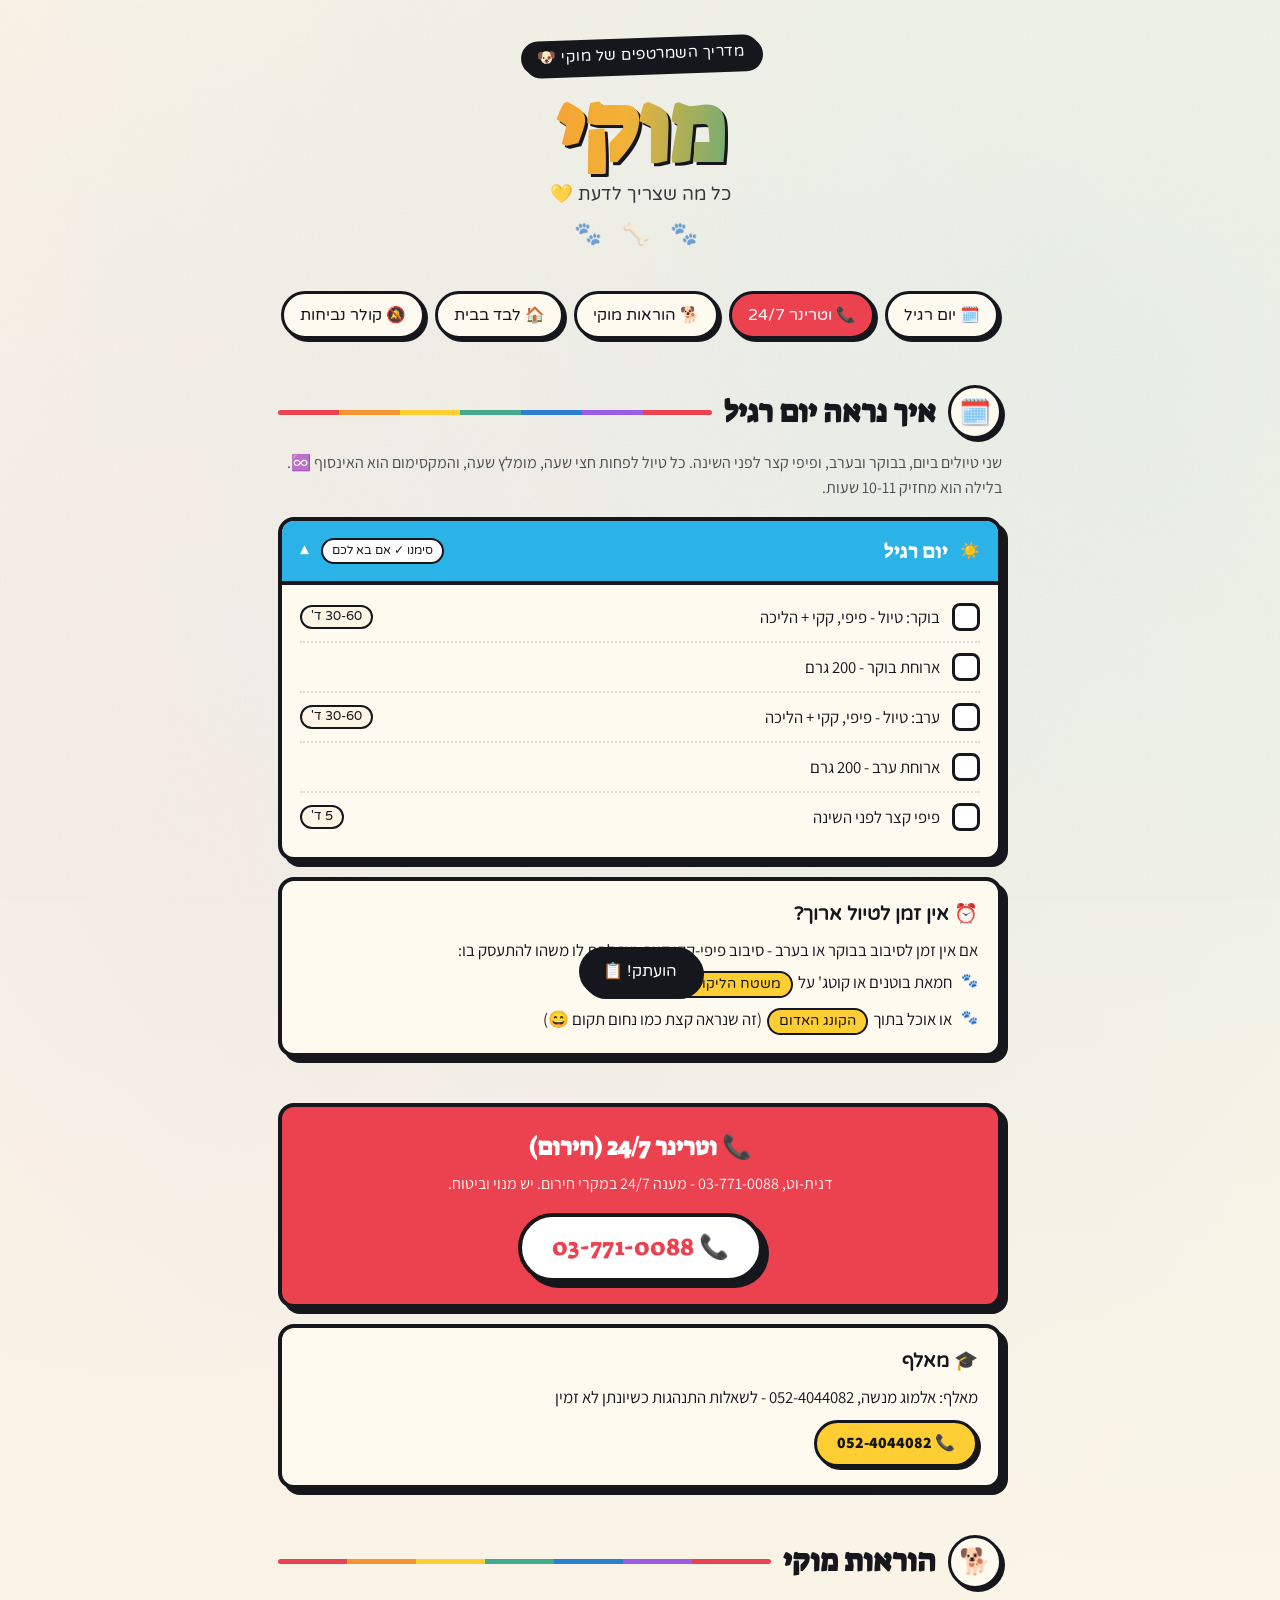
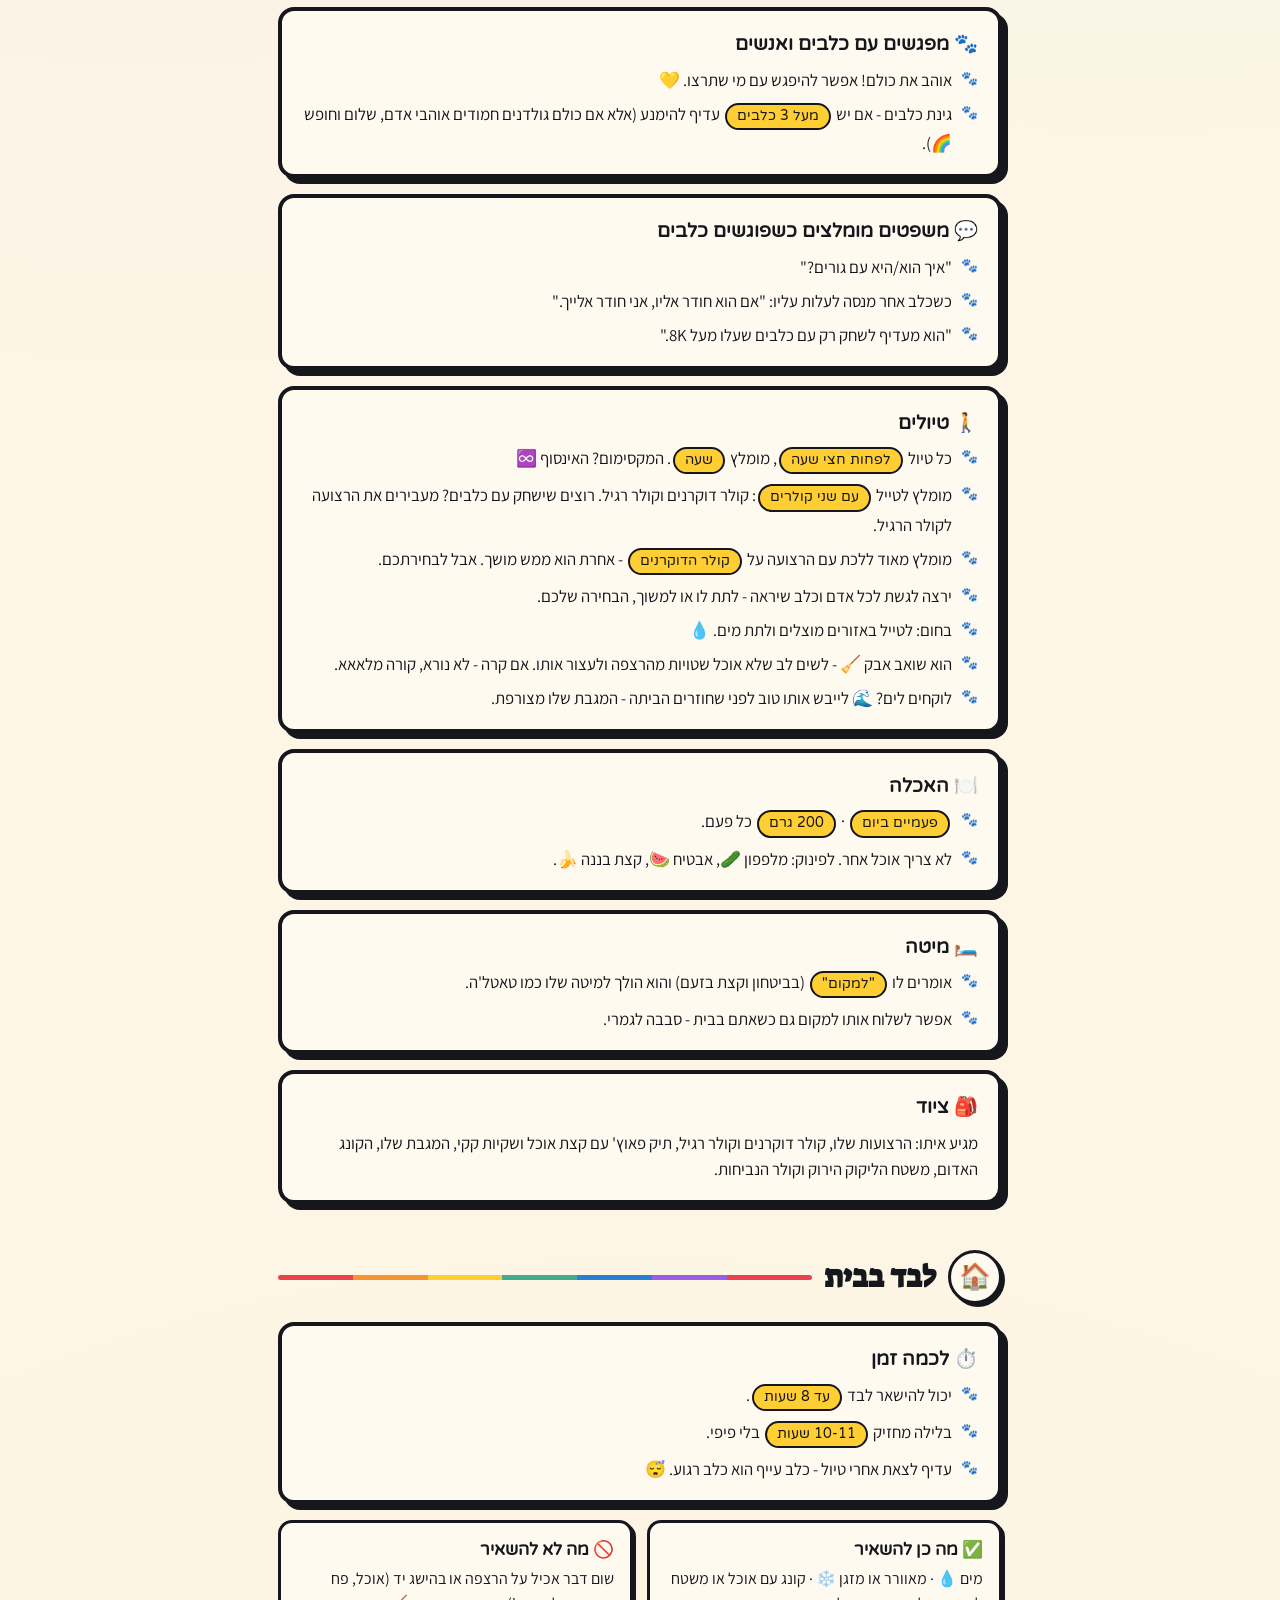
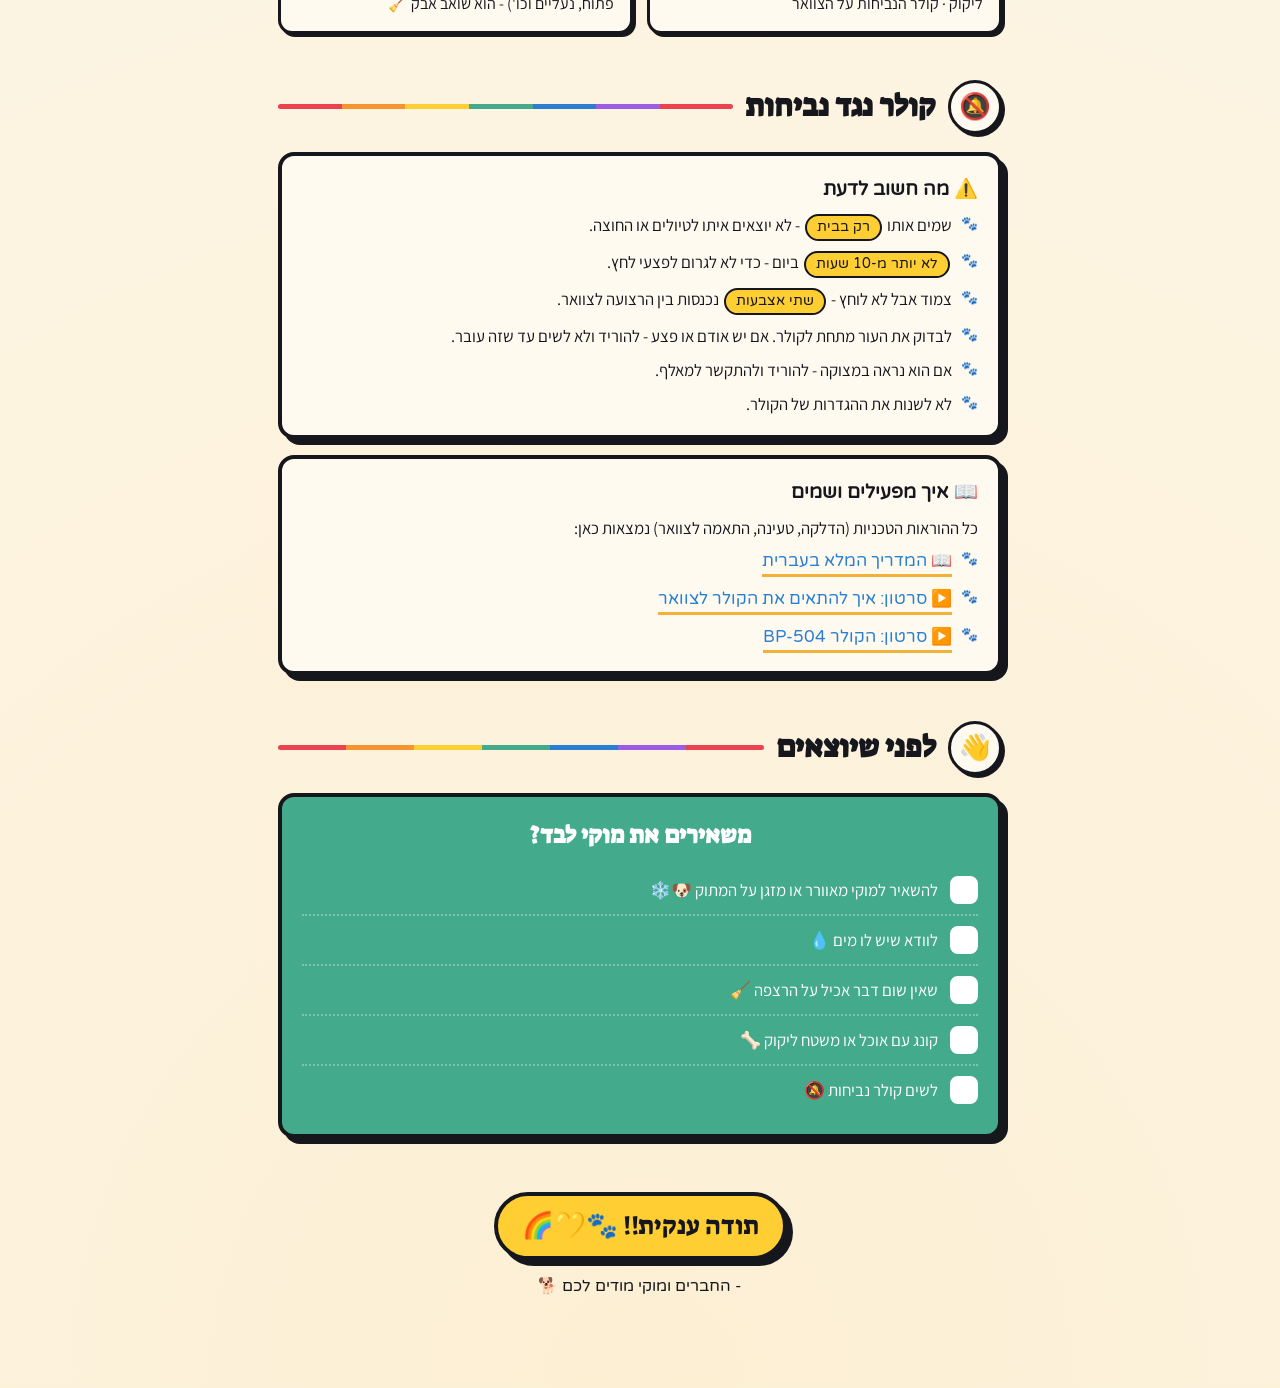
<file: index.html>
<!DOCTYPE html>
<html lang="he" dir="rtl">
<head>
<meta charset="UTF-8">
<meta name="robots" content="noindex, nofollow">
<meta http-equiv="refresh" content="0; url=mookie/">
<link rel="canonical" href="mookie/">
<title>מעבר…</title>
<script>location.replace('mookie/'+location.hash)</script>
</head>
<body><a href="mookie/">להמשך</a></body>
</html>
</file>
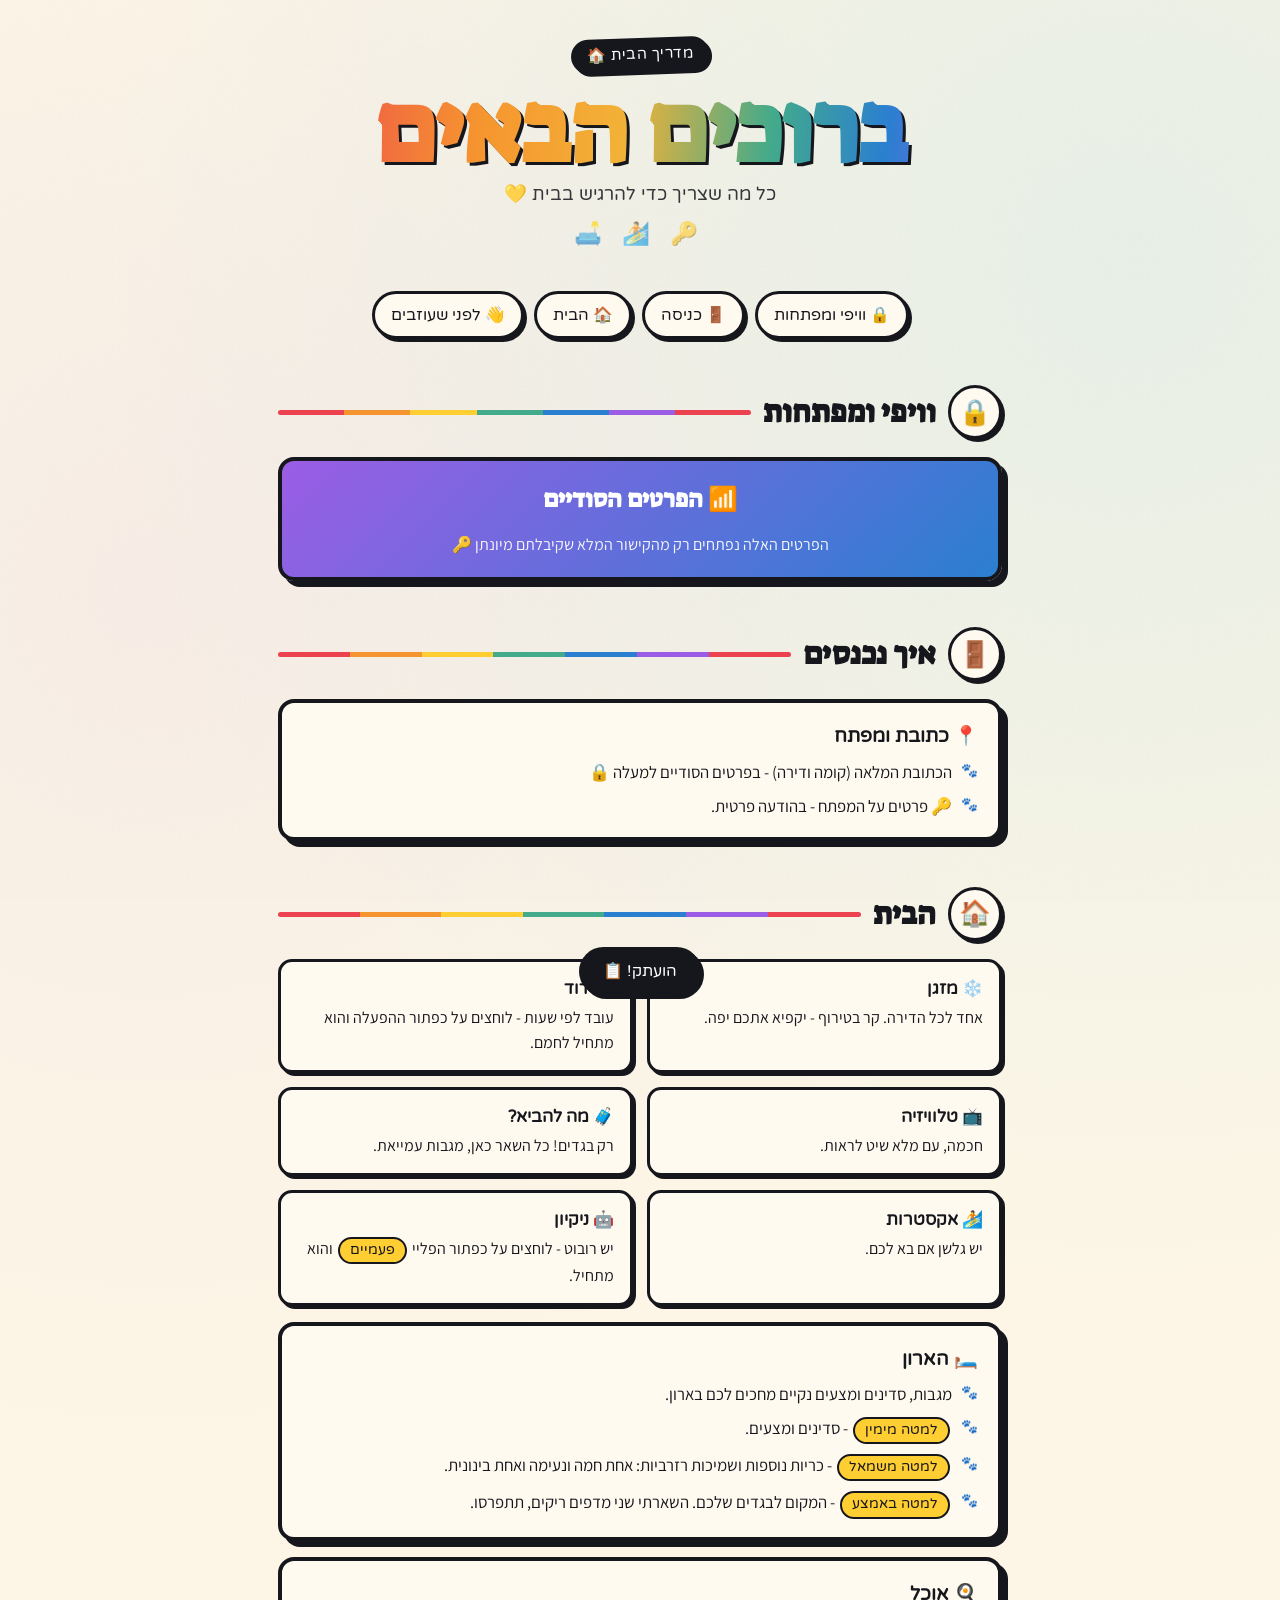
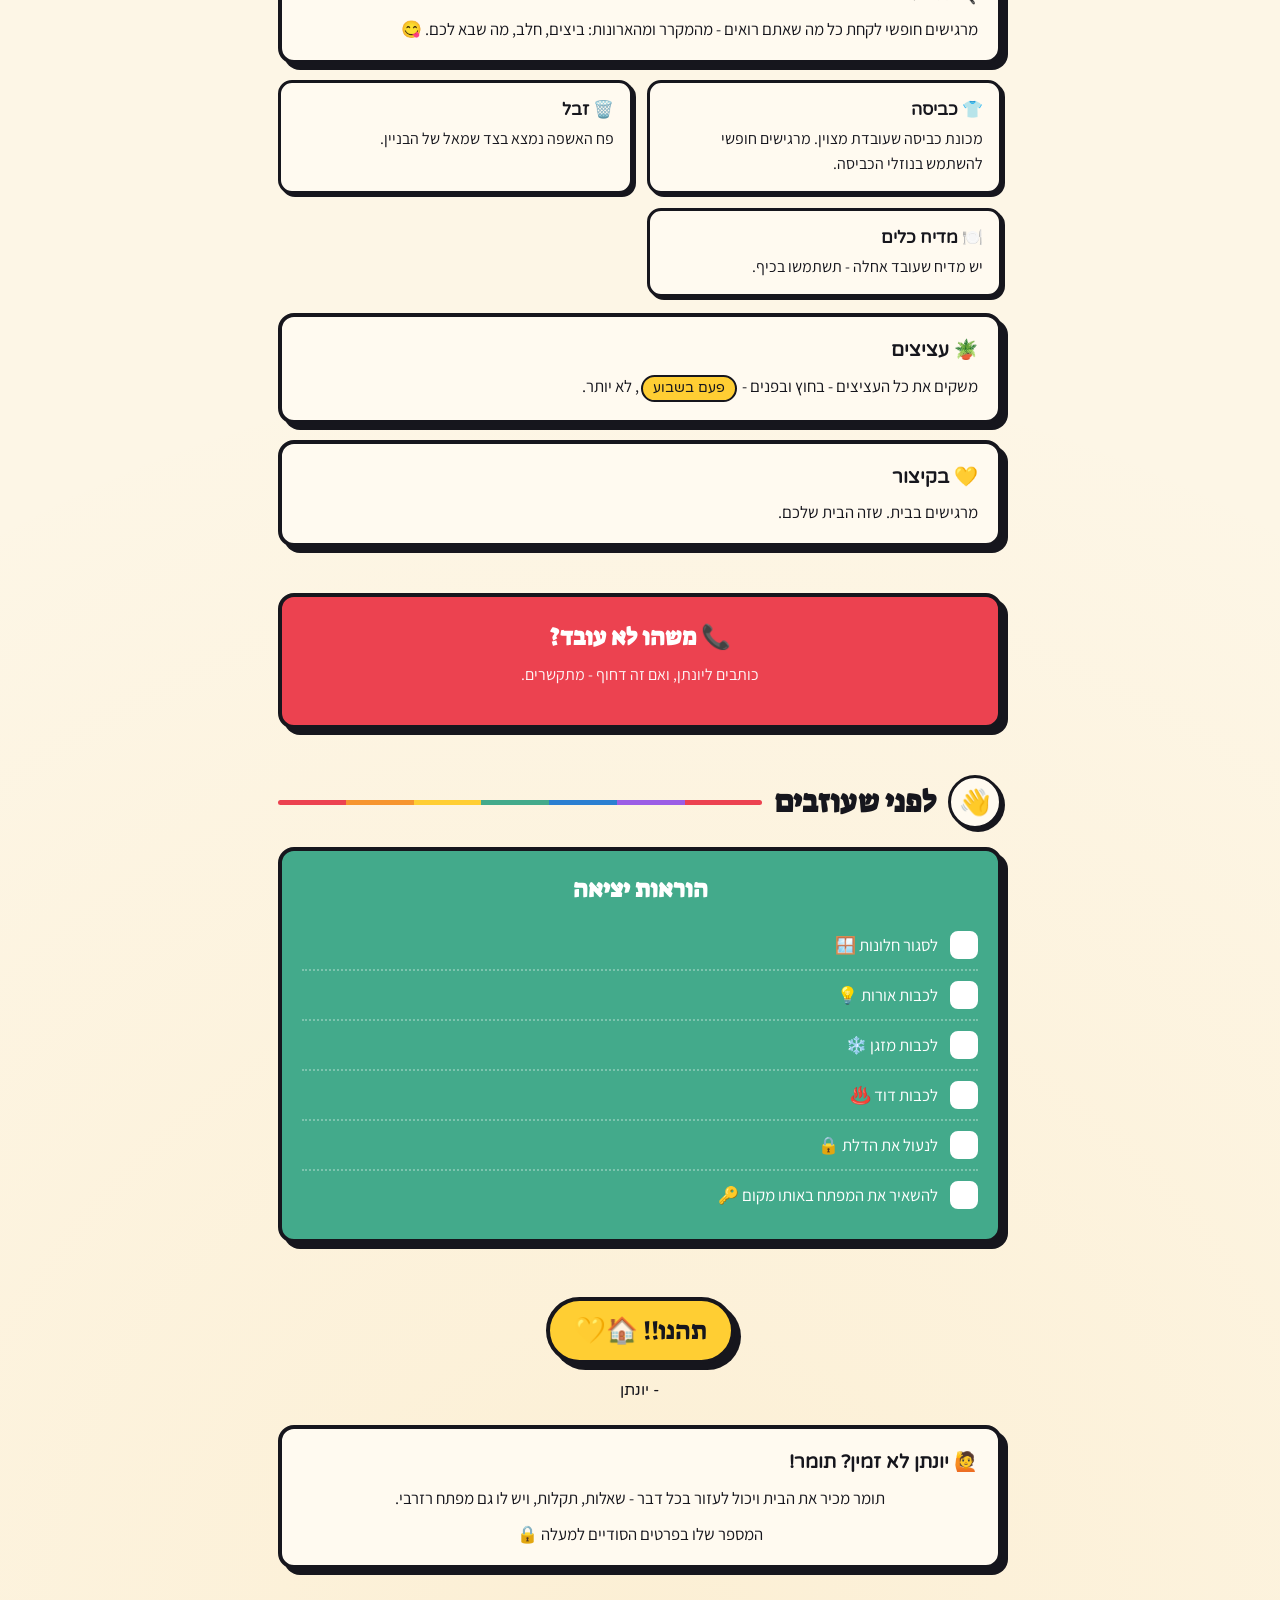
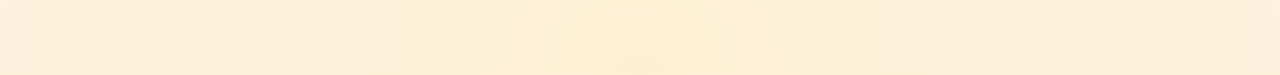
<file: home/index.html>
<!DOCTYPE html>
<html lang="he" dir="rtl">
<head>
<meta charset="UTF-8">
<!-- ============================================================
  Guest name (optional): set content="" below, e.g. "דנה". Empty = generic greeting.
  Secrets (Wi-Fi, codes, keys photo) are NOT in this file: they live encrypted in
  secrets.enc and open only with the #k=... link. See scripts/encrypt-secrets.py.
============================================================ -->
<meta name="guest-names" content="">
<meta name="viewport" content="width=device-width, initial-scale=1.0">
<meta name="robots" content="noindex, nofollow">
<title>ברוכים הבאים 🏠 מדריך הבית</title>
<link rel="preconnect" href="https://fonts.googleapis.com">
<link rel="preconnect" href="https://fonts.gstatic.com" crossorigin>
<link href="https://fonts.googleapis.com/css2?family=Suez+One&family=Varela+Round&family=Assistant:wght@400;500;600;700;800&display=swap" rel="stylesheet">
<link rel="stylesheet" href="../shared/guide.css">
</head>
<body>
<div class="wrap">

  <!-- HERO -->
  <header class="hero">
    <span class="hero-eyebrow">מדריך הבית 🏠</span>
    <h1>ברוכים הבאים</h1>
    <p class="sub" id="greeting">כל מה שצריך כדי להרגיש בבית 💛</p>
    <div class="paw-row">🔑 🏄 🛋️</div>
  </header>

  <!-- QUICK BAR -->
  <nav class="quickbar reveal">
    <a href="#secrets">🔒 וויפי ומפתחות</a>
    <a href="#in">🚪 כניסה</a>
    <a href="#house">🏠 הבית</a>
    <a href="#exit">👋 לפני שעוזבים</a>
  </nav>

  <!-- SECRETS (filled by shared/secrets.js from secrets.enc) -->
  <section id="secrets-sec">
    <h2 class="sec-title reveal"><span class="emoji">🔒</span> וויפי ומפתחות <span class="bar"></span></h2>
    <div class="wifi reveal" id="secrets">
      <h3>📶 הפרטים הסודיים</h3>
      <div class="locked"><p>הפרטים האלה נפתחים רק מהקישור המלא שקיבלתם מיונתן 🔑</p></div>
      <div class="secret-items"></div>
      <div class="secret-images"></div>
    </div>
  </section>

  <!-- GETTING IN -->
  <section id="in">
    <h2 class="sec-title reveal"><span class="emoji">🚪</span> איך נכנסים <span class="bar"></span></h2>
    <div class="card reveal">
      <h3>📍 כתובת ומפתח</h3>
      <ul>
        <li>הכתובת המלאה (קומה ודירה) - בפרטים הסודיים למעלה 🔒</li>
        <li>🔑 פרטים על המפתח - בהודעה פרטית.</li>
      </ul>
    </div>
  </section>

  <!-- THE HOUSE -->
  <section id="house">
    <h2 class="sec-title reveal"><span class="emoji">🏠</span> הבית <span class="bar"></span></h2>
    <div class="twocol">
      <div class="mini reveal"><h4>❄️ מזגן</h4><p>אחד לכל הדירה. קר בטירוף - יקפיא אתכם יפה.</p></div>
      <div class="mini reveal"><h4>♨️ דוד</h4><p>עובד לפי שעות - לוחצים על כפתור ההפעלה והוא מתחיל לחמם.</p></div>
      <div class="mini reveal"><h4>📺 טלוויזיה</h4><p>חכמה, עם מלא שיט לראות.</p></div>
      <div class="mini reveal"><h4>🧳 מה להביא?</h4><p>רק בגדים! כל השאר כאן, מגבות עמייאת.</p></div>
      <div class="mini reveal"><h4>🏄 אקסטרות</h4><p>יש גלשן אם בא לכם.</p></div>
      <div class="mini reveal"><h4>🤖 ניקיון</h4><p>יש רובוט - לוחצים על כפתור הפליי <span class="pill">פעמיים</span> והוא מתחיל.</p></div>
    </div>
    <div class="card reveal" style="margin-top:16px">
      <h3>🛏️ הארון</h3>
      <ul>
        <li>מגבות, סדינים ומצעים נקיים מחכים לכם בארון.</li>
        <li><span class="pill">למטה מימין</span> - סדינים ומצעים.</li>
        <li><span class="pill">למטה משמאל</span> - כריות נוספות ושמיכות רזרביות: אחת חמה ונעימה ואחת בינונית.</li>
        <li><span class="pill">למטה באמצע</span> - המקום לבגדים שלכם. השארתי שני מדפים ריקים, תתפרסו.</li>
      </ul>
    </div>

    <div class="card reveal">
      <h3>🍳 אוכל</h3>
      <p>מרגישים חופשי לקחת כל מה שאתם רואים - מהמקרר ומהארונות: ביצים, חלב, מה שבא לכם. 😋</p>
    </div>

    <div class="twocol">
      <div class="mini reveal"><h4>👕 כביסה</h4><p>מכונת כביסה שעובדת מצוין. מרגישים חופשי להשתמש בנוזלי הכביסה.</p></div>
      <div class="mini reveal"><h4>🗑️ זבל</h4><p>פח האשפה נמצא בצד שמאל של הבניין.</p></div>
      <div class="mini reveal"><h4>🍽️ מדיח כלים</h4><p>יש מדיח שעובד אחלה - תשתמשו בכיף.</p></div>
    </div>

    <div class="card reveal" style="margin-top:16px">
      <h3>🪴 עציצים</h3>
      <p>משקים את כל העציצים - בחוץ ובפנים - <span class="pill">פעם בשבוע</span>, לא יותר.</p>
    </div>
    <div class="card reveal">
      <h3>💛 בקיצור</h3>
      <p>מרגישים בבית. שזה הבית שלכם.</p>
    </div>
  </section>

  <!-- EMERGENCY -->
  <section id="help">
    <div class="vet reveal">
      <h3>📞 משהו לא עובד?</h3>
      <p>כותבים ליונתן, ואם זה דחוף - מתקשרים.</p>
    </div>
  </section>

  <!-- EXIT -->
  <section id="exit">
    <h2 class="sec-title reveal"><span class="emoji">👋</span> לפני שעוזבים <span class="bar"></span></h2>
    <div class="exit reveal">
      <h3>הוראות יציאה</h3>
      <ul style="list-style:none">
        <li class="task"><input type="checkbox" id="ex1"><label for="ex1">לסגור חלונות 🪟</label></li>
        <li class="task"><input type="checkbox" id="ex2"><label for="ex2">לכבות אורות 💡</label></li>
        <li class="task"><input type="checkbox" id="ex5"><label for="ex5">לכבות מזגן ❄️</label></li>
        <li class="task"><input type="checkbox" id="ex6"><label for="ex6">לכבות דוד ♨️</label></li>
        <li class="task"><input type="checkbox" id="ex3"><label for="ex3">לנעול את הדלת 🔒</label></li>
        <li class="task"><input type="checkbox" id="ex4"><label for="ex4">להשאיר את המפתח באותו מקום 🔑</label></li>
      </ul>
    </div>
  </section>

  <footer>
    <div class="thanks reveal">תהנו!! 🏠💛</div>
    <p class="sig reveal">- יונתן</p>
    <div class="card reveal contact-card">
      <h3>🙋 יונתן לא זמין? תומר!</h3>
      <p>תומר מכיר את הבית ויכול לעזור בכל דבר - שאלות, תקלות, ויש לו גם מפתח רזרבי.</p>
      <div id="contact" data-for="תומר"><p class="contact-locked">המספר שלו בפרטים הסודיים למעלה 🔒</p></div>
    </div>
  </footer>

</div>

<div id="toast">הועתק! 📋</div>

<script src="../shared/secrets.js"></script>
<script>
  const gn=(document.querySelector('meta[name=guest-names]')||{}).content||'';
  if(gn.trim()) document.getElementById('greeting').textContent='היי '+gn.trim()+'! כל מה שצריך כדי להרגיש בבית 💛';

  document.querySelectorAll('input[type=checkbox]').forEach(cb=>{
    const k='home_'+cb.id;
    try{ if(localStorage.getItem(k)==='1') cb.checked=true; }catch(e){}
    cb.addEventListener('change',()=>{ try{ localStorage.setItem(k, cb.checked?'1':'0'); }catch(e){} });
  });

  const io=new IntersectionObserver(es=>{
    es.forEach(e=>{if(e.isIntersecting){e.target.classList.add('in');io.unobserve(e.target);}});
  },{threshold:.12});
  document.querySelectorAll('.reveal').forEach((el,i)=>{el.style.transitionDelay=(i%4*60)+'ms';io.observe(el);});
</script>
</body>
</html>
</file>
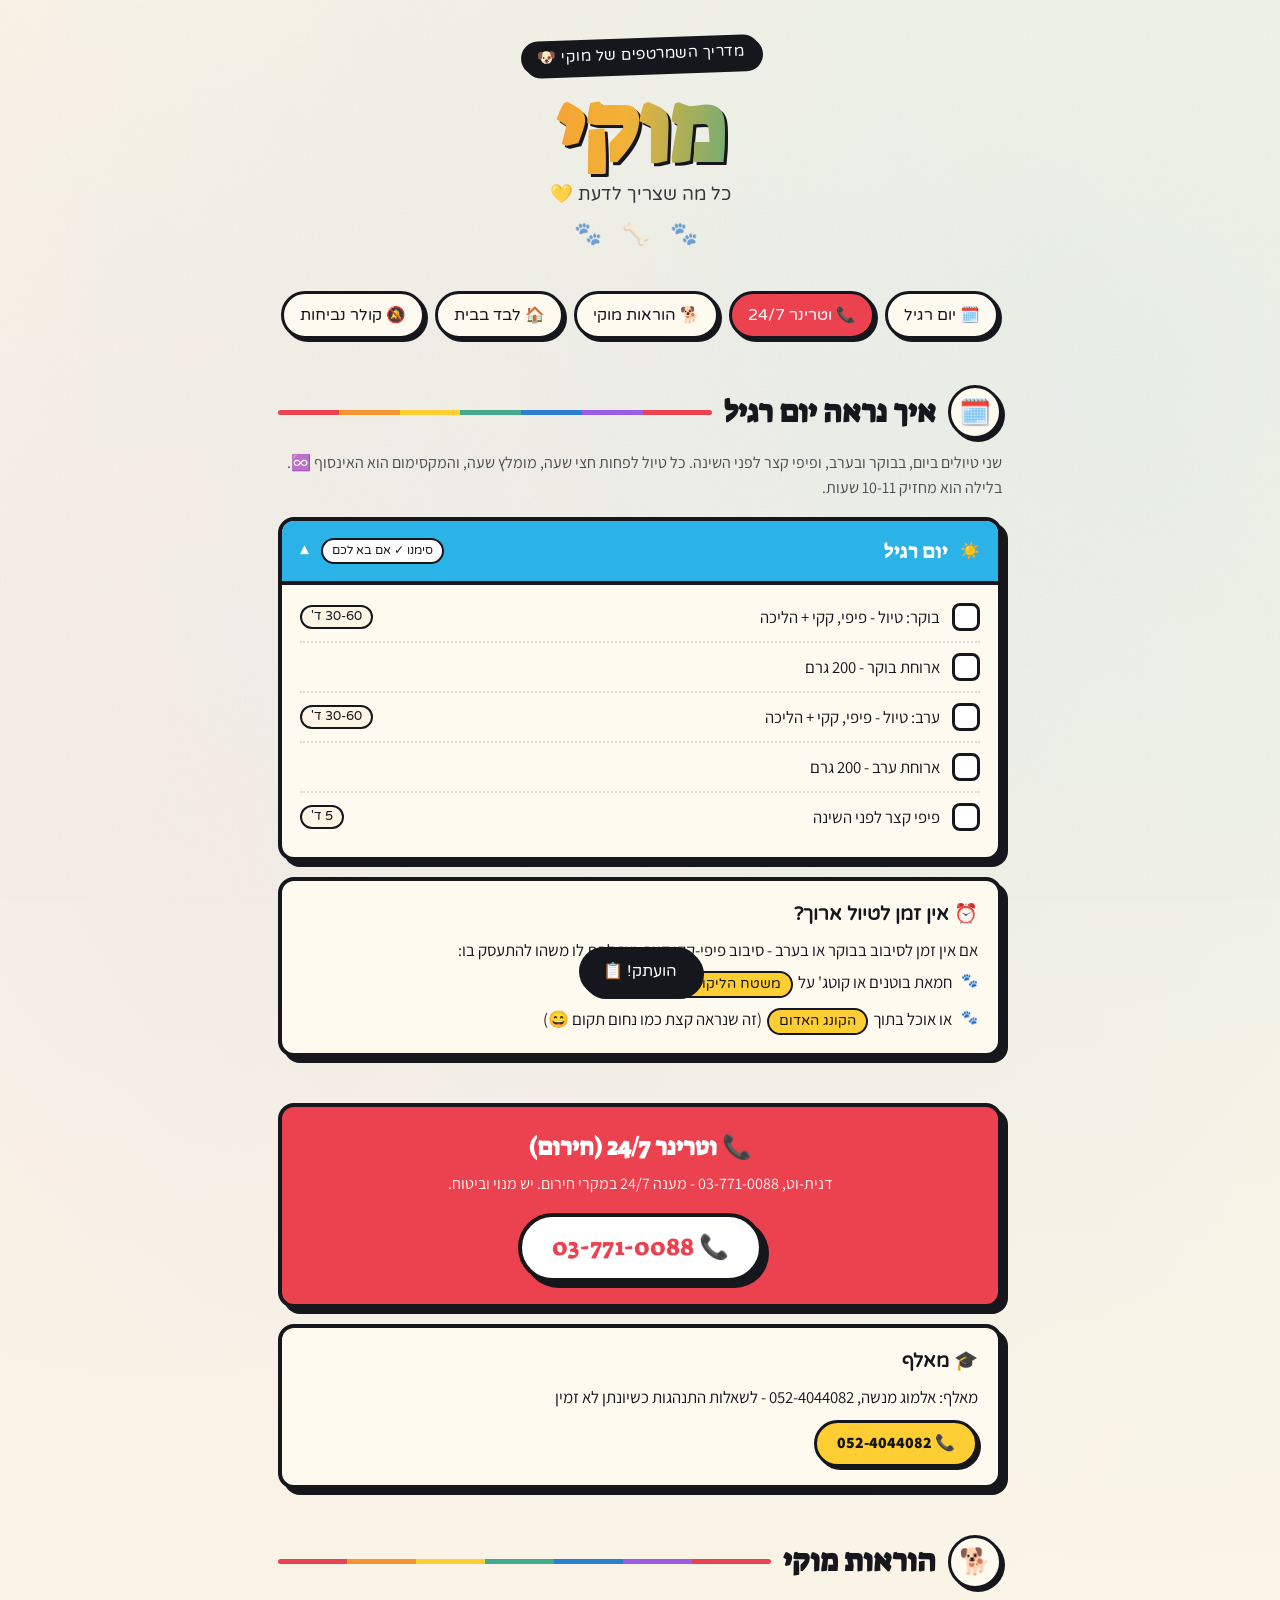
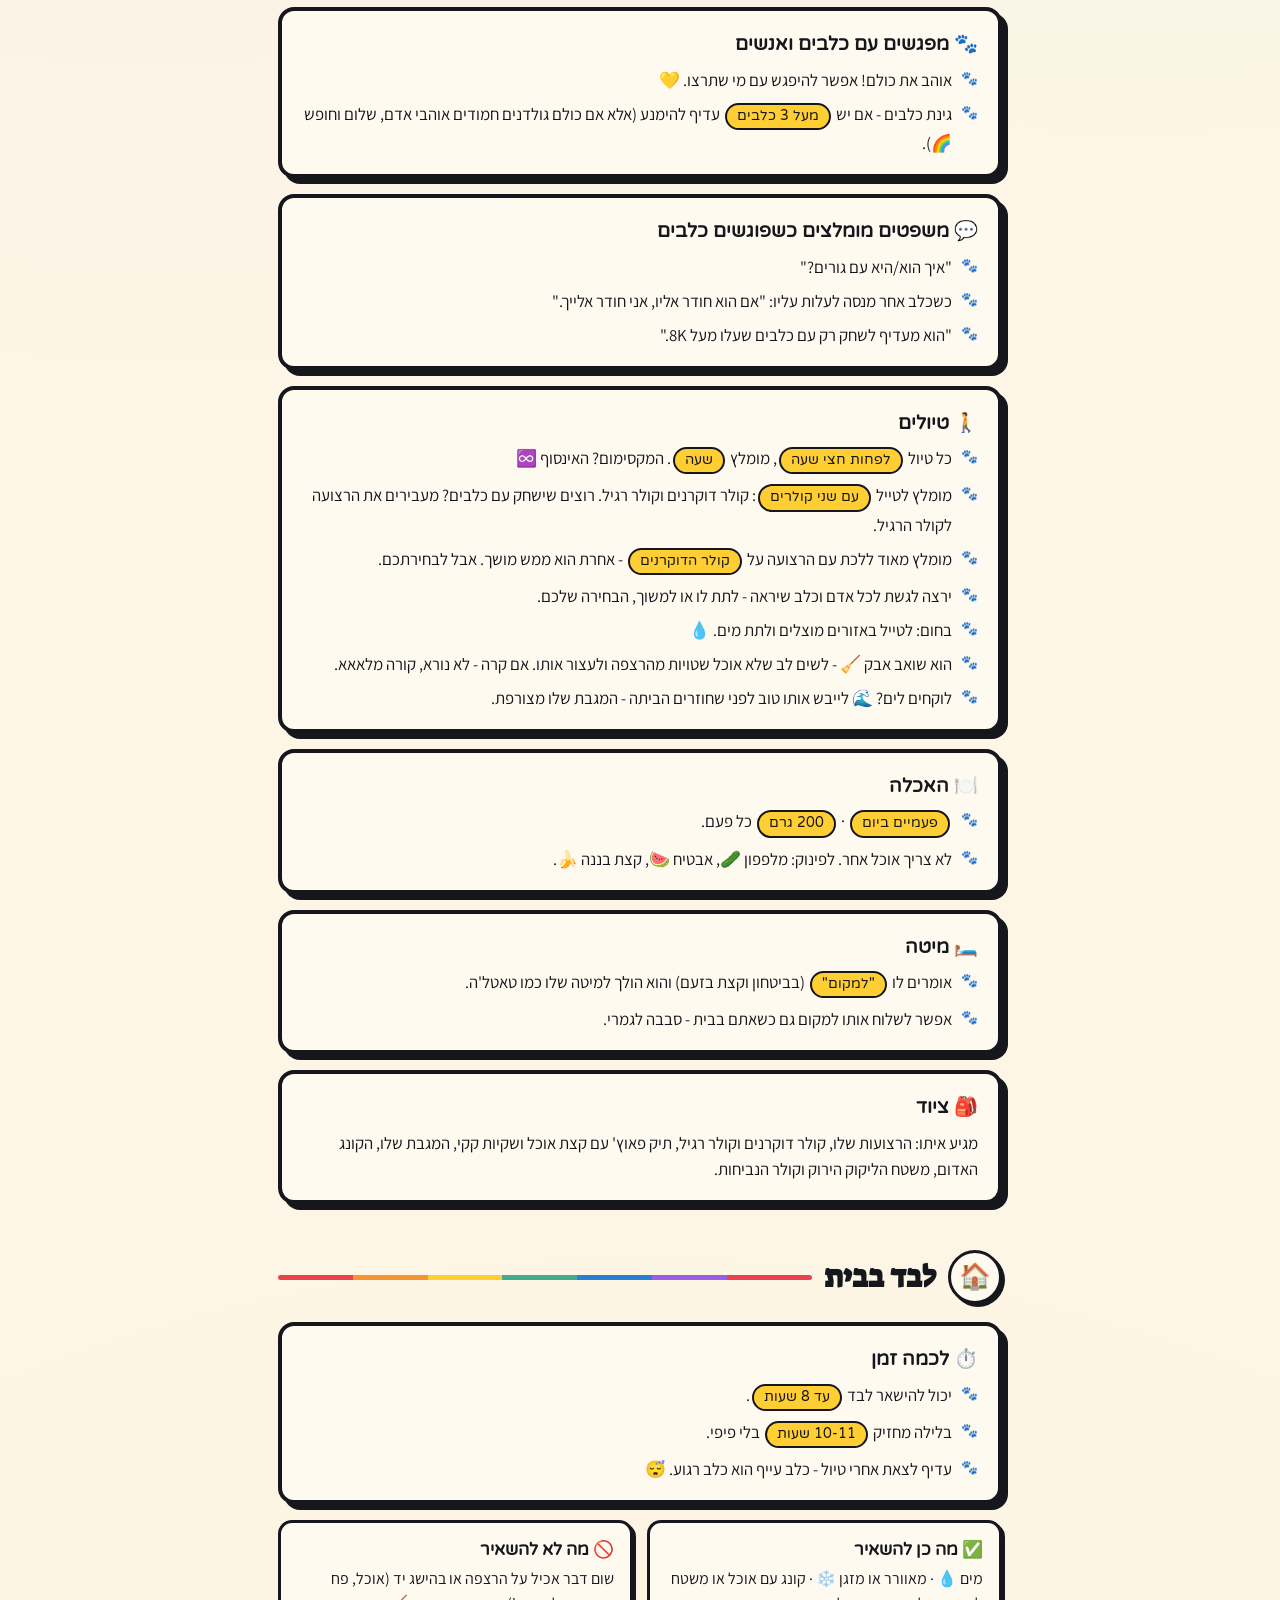
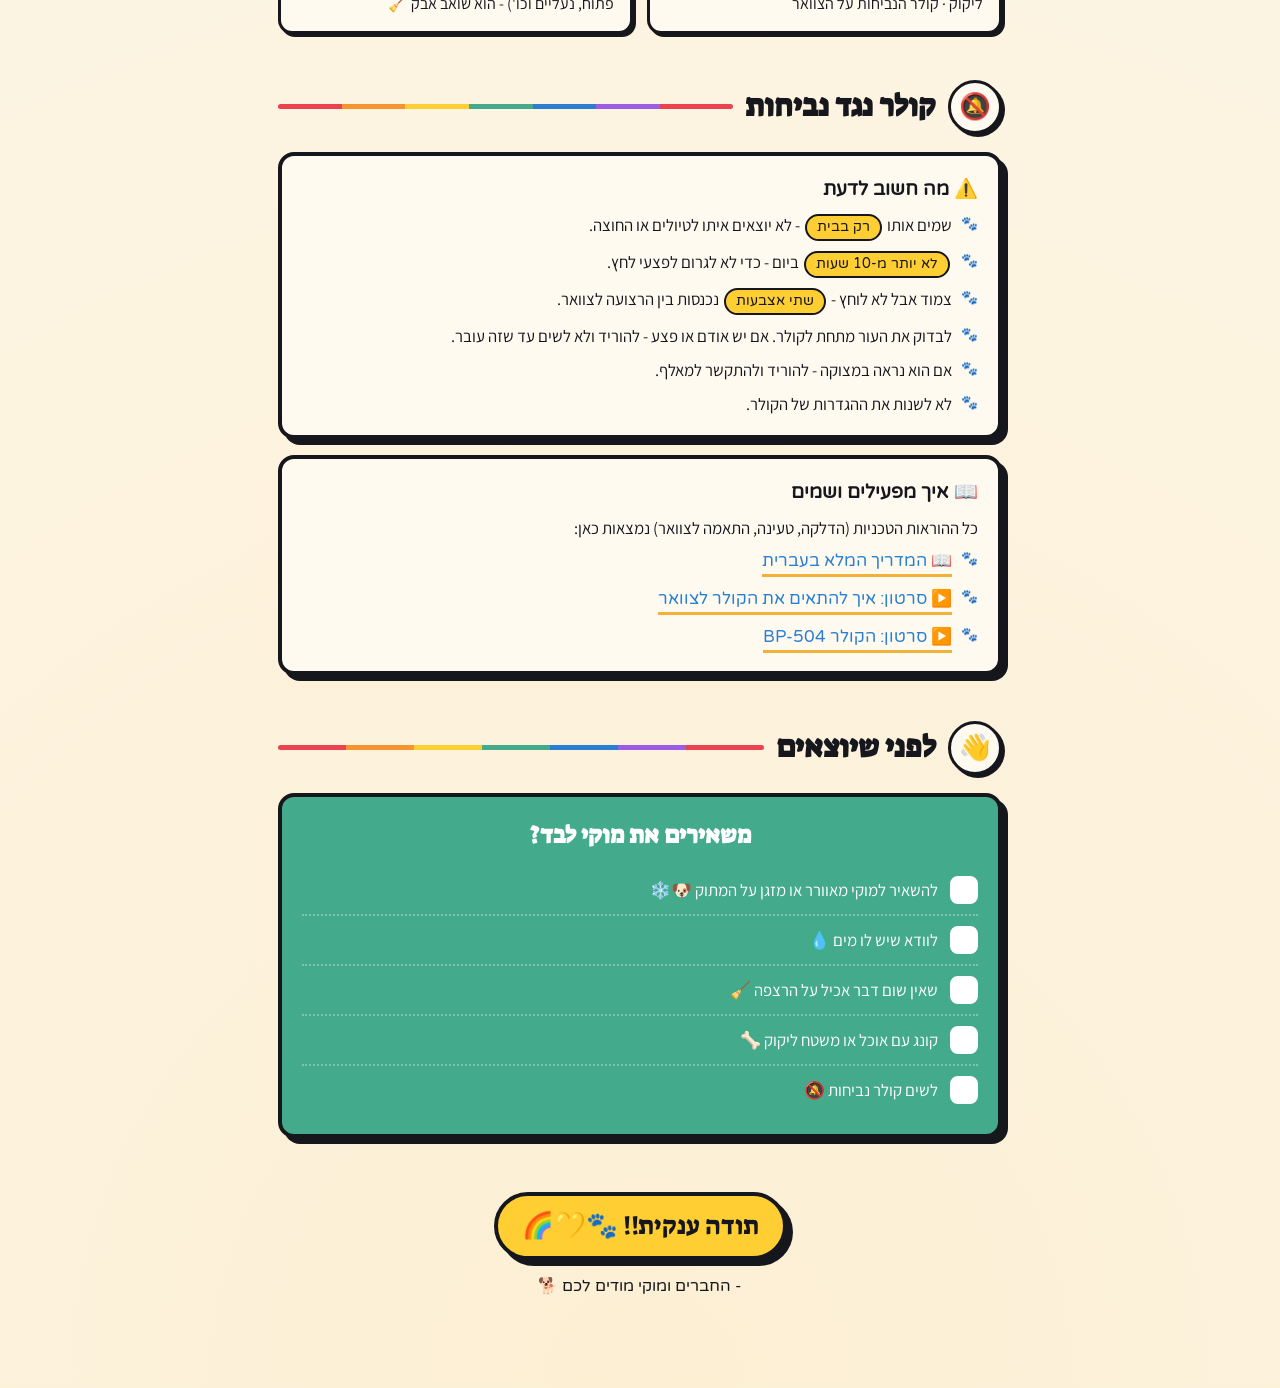
<file: mookie/index.html>
<!DOCTYPE html>
<html lang="he" dir="rtl">
<head>
<meta charset="UTF-8">
<!-- ============================================================
  שדה לעריכה - שם השמרטפים (שינוי ערך אחד בלבד, per sitter):
  שנו את ה-content בשורה למטה, למשל "ליאור" או "נועה ויובל".
  השאירו ריק כדי להציג ברכה כללית.
  EDIT ONE VALUE PER SITTER: change content="" below. Empty = generic greeting.
============================================================ -->
<meta name="sitter-names" content="">
<!-- Optional thank-you poster for this sitter, e.g. "assets/lior-poster.jpg". Empty = no poster. -->
<meta name="sitter-poster" content="">
<meta name="viewport" content="width=device-width, initial-scale=1.0">
<meta name="robots" content="noindex, nofollow">
<title>מוקי 🐾 מדריך השמרטפים</title>
<link rel="preconnect" href="https://fonts.googleapis.com">
<link rel="preconnect" href="https://fonts.gstatic.com" crossorigin>
<link href="https://fonts.googleapis.com/css2?family=Suez+One&family=Varela+Round&family=Assistant:wght@400;500;600;700;800&display=swap" rel="stylesheet">
<link rel="stylesheet" href="../shared/guide.css">
</head>
<body>
<div class="wrap">

  <!-- HERO -->
  <header class="hero">
    <span class="hero-eyebrow">מדריך השמרטפים של מוקי 🐶</span>
    <h1>מוקי</h1>
    <p class="sub" id="greeting">כל מה שצריך לדעת 💛</p>
    <div class="paw-row">🐾 🦴 🐾</div>
    <div class="card-frame" id="poster" hidden>
      <span class="tape"></span>
      <img alt="">
      <span class="tape two"></span>
    </div>
  </header>

  <!-- QUICK BAR -->
  <nav class="quickbar reveal">
    <a href="#luz">🗓️ יום רגיל</a>
    <a href="tel:037710088" class="call">📞 וטרינר 24/7</a>
    <a href="#mookie">🐕 הוראות מוקי</a>
    <a href="#alone">🏠 לבד בבית</a>
    <a href="#collar">🔕 קולר נביחות</a>
  </nav>

  <!-- NORMAL DAY -->
  <section id="luz">
    <h2 class="sec-title reveal"><span class="emoji">🗓️</span> איך נראה יום רגיל <span class="bar"></span></h2>
    <p class="reveal" style="margin:-6px 0 16px;opacity:.75">שני טיולים ביום, בבוקר ובערב, ופיפי קצר לפני השינה. כל טיול לפחות חצי שעה, מומלץ שעה, והמקסימום הוא האינסוף ♾️. בלילה הוא מחזיק 10-11 שעות.</p>

    <div class="day open reveal">
      <div class="day-head"><span>☀️</span><span class="dn">יום רגיל</span><span class="badge">סימנו ✓ אם בא לכם</span><span class="chev">▾</span></div>
      <div class="day-body"><ul>
        <li class="task"><input type="checkbox" id="d1"><label for="d1">בוקר: טיול - פיפי, קקי + הליכה</label><span class="time">30-60 ד'</span></li>
        <li class="task"><input type="checkbox" id="d2"><label for="d2">ארוחת בוקר - 200 גרם</label></li>
        <li class="task"><input type="checkbox" id="d3"><label for="d3">ערב: טיול - פיפי, קקי + הליכה</label><span class="time">30-60 ד'</span></li>
        <li class="task"><input type="checkbox" id="d4"><label for="d4">ארוחת ערב - 200 גרם</label></li>
        <li class="task"><input type="checkbox" id="d5"><label for="d5">פיפי קצר לפני השינה</label><span class="time">5 ד'</span></li>
      </ul></div>
    </div>

    <div class="card reveal">
      <h3>⏰ אין זמן לטיול ארוך?</h3>
      <p>אם אין זמן לסיבוב בבוקר או בערב - סיבוב פיפי-קקי קצר, ואז לתת לו משהו להתעסק בו:</p>
      <ul>
        <li>חמאת בוטנים או קוטג' על <span class="pill">משטח הליקוק הירוק</span></li>
        <li>או אוכל בתוך <span class="pill">הקונג האדום</span> (זה שנראה קצת כמו נחום תקום 😄)</li>
      </ul>
    </div>
  </section>

  <!-- VET -->
  <section id="vet">
    <div class="vet reveal">
      <h3><span class="pulse">📞</span> וטרינר 24/7 (חירום)</h3>
      <p>דנית-וט, 03-771-0088 - מענה 24/7 במקרי חירום. יש מנוי וביטוח.</p>
      <a href="tel:037710088" class="callbtn">📞 03-771-0088</a>
    </div>

    <div class="card reveal" style="margin-top:16px">
      <h3>🎓 מאלף</h3>
      <p>מאלף: אלמוג מנשה, 052-4044082 - לשאלות התנהגות כשיונתן לא זמין</p>
      <a href="tel:+972524044082" style="display:inline-flex;margin-top:10px;text-decoration:none;color:var(--ink);background:var(--yellow);border:3px solid var(--ink);border-radius:999px;padding:8px 20px;font-weight:800;box-shadow:var(--shadow-sm)">📞 052-4044082</a>
    </div>
  </section>

  <!-- MOOKIE INSTRUCTIONS -->
  <section id="mookie">
    <h2 class="sec-title reveal"><span class="emoji">🐕</span> הוראות מוקי <span class="bar"></span></h2>

    <div class="card reveal">
      <h3>🐾 מפגשים עם כלבים ואנשים</h3>
      <ul>
        <li>אוהב את כולם! אפשר להיפגש עם מי שתרצו. 💛</li>
        <li>גינת כלבים - אם יש <span class="pill">מעל 3 כלבים</span> עדיף להימנע (אלא אם כולם גולדנים חמודים אוהבי אדם, שלום וחופש 🌈).</li>
      </ul>
    </div>

    <div class="card reveal">
      <h3>💬 משפטים מומלצים כשפוגשים כלבים</h3>
      <ul>
        <li>"איך הוא/היא עם גורים?"</li>
        <li>כשכלב אחר מנסה לעלות עליו: "אם הוא חודר אליו, אני חודר אלייך."</li>
        <li>"הוא מעדיף לשחק רק עם כלבים שעלו מעל 8K."</li>
      </ul>
    </div>

    <div class="card reveal">
      <h3>🚶 טיולים</h3>
      <ul>
        <li>כל טיול <span class="pill">לפחות חצי שעה</span>, מומלץ <span class="pill">שעה</span>. המקסימום? האינסוף ♾️</li>
        <li>מומלץ לטייל <span class="pill">עם שני קולרים</span>: קולר דוקרנים וקולר רגיל. רוצים שישחק עם כלבים? מעבירים את הרצועה לקולר הרגיל.</li>
        <li>מומלץ מאוד ללכת עם הרצועה על <span class="pill">קולר הדוקרנים</span> - אחרת הוא ממש מושך. אבל לבחירתכם.</li>
        <li>ירצה לגשת לכל אדם וכלב שיראה - לתת לו או למשוך, הבחירה שלכם.</li>
        <li>בחום: לטייל באזורים מוצלים ולתת מים. 💧</li>
        <li>הוא שואב אבק 🧹 - לשים לב שלא אוכל שטויות מהרצפה ולעצור אותו. אם קרה - לא נורא, קורה מלאאא.</li>
        <li>לוקחים לים? 🌊 לייבש אותו טוב לפני שחוזרים הביתה - המגבת שלו מצורפת.</li>
      </ul>
    </div>

    <div class="card reveal">
      <h3>🍽️ האכלה</h3>
      <ul>
        <li><span class="pill">פעמיים ביום</span> · <span class="pill">200 גרם</span> כל פעם.</li>
        <li>לא צריך אוכל אחר. לפינוק: מלפפון 🥒, אבטיח 🍉, קצת בננה 🍌.</li>
      </ul>
    </div>

    <div class="card reveal">
      <h3>🛏️ מיטה</h3>
      <ul>
        <li>אומרים לו <span class="pill">"למקום"</span> (בביטחון וקצת בזעם) והוא הולך למיטה שלו כמו טאטל'ה.</li>
        <li>אפשר לשלוח אותו למקום גם כשאתם בבית - סבבה לגמרי.</li>
      </ul>
    </div>

    <div class="card reveal">
      <h3>🎒 ציוד</h3>
      <p>מגיע איתו: הרצועות שלו, קולר דוקרנים וקולר רגיל, תיק פאוץ' עם קצת אוכל ושקיות קקי, המגבת שלו, הקונג האדום, משטח הליקוק הירוק וקולר הנביחות.</p>
    </div>
  </section>

  <!-- HOME ALONE -->
  <section id="alone">
    <h2 class="sec-title reveal"><span class="emoji">🏠</span> לבד בבית <span class="bar"></span></h2>

    <div class="card reveal">
      <h3>⏱️ לכמה זמן</h3>
      <ul>
        <li>יכול להישאר לבד <span class="pill">עד 8 שעות</span>.</li>
        <li>בלילה מחזיק <span class="pill">10-11 שעות</span> בלי פיפי.</li>
        <li>עדיף לצאת אחרי טיול - כלב עייף הוא כלב רגוע. 😴</li>
      </ul>
    </div>

    <div class="twocol">
      <div class="mini reveal">
        <h4>✅ מה כן להשאיר</h4>
        <p>מים 💧 · מאוורר או מזגן ❄️ · קונג עם אוכל או משטח ליקוק · קולר הנביחות על הצוואר</p>
      </div>
      <div class="mini reveal">
        <h4>🚫 מה לא להשאיר</h4>
        <p>שום דבר אכיל על הרצפה או בהישג יד (אוכל, פח פתוח, נעליים וכו') - הוא שואב אבק 🧹</p>
      </div>
    </div>
  </section>

  <!-- ANTI-BARK COLLAR -->
  <section id="collar">
    <h2 class="sec-title reveal"><span class="emoji">🔕</span> קולר נגד נביחות <span class="bar"></span></h2>

    <div class="card reveal">
      <h3>⚠️ מה חשוב לדעת</h3>
      <ul>
        <li>שמים אותו <span class="pill">רק בבית</span> - לא יוצאים איתו לטיולים או החוצה.</li>
        <li><span class="pill">לא יותר מ-10 שעות</span> ביום - כדי לא לגרום לפצעי לחץ.</li>
        <li>צמוד אבל לא לוחץ - <span class="pill">שתי אצבעות</span> נכנסות בין הרצועה לצוואר.</li>
        <li>לבדוק את העור מתחת לקולר. אם יש אודם או פצע - להוריד ולא לשים עד שזה עובר.</li>
        <li>אם הוא נראה במצוקה - להוריד ולהתקשר למאלף.</li>
        <li>לא לשנות את ההגדרות של הקולר.</li>
      </ul>
    </div>

    <div class="card reveal">
      <h3>📖 איך מפעילים ושמים</h3>
      <p>כל ההוראות הטכניות (הדלקה, טעינה, התאמה לצוואר) נמצאות כאן:</p>
      <ul>
        <li><a class="maplink" href="https://files.instinct.com/vpcfxg9vuc7g-bp-504?via=wa" target="_blank" rel="noopener">📖 המדריך המלא בעברית</a></li>
        <li><a class="maplink" href="https://www.youtube.com/watch?v=1cl3V8vYobM" target="_blank" rel="noopener">▶️ סרטון: איך להתאים את הקולר לצוואר</a></li>
        <li><a class="maplink" href="https://www.youtube.com/watch?v=LXTctvZsxC8" target="_blank" rel="noopener">▶️ סרטון: הקולר BP-504</a></li>
      </ul>
    </div>
  </section>

  <!-- EXIT -->
  <section id="exit">
    <h2 class="sec-title reveal"><span class="emoji">👋</span> לפני שיוצאים <span class="bar"></span></h2>
    <div class="exit reveal">
      <h3>משאירים את מוקי לבד?</h3>
      <ul style="list-style:none">
        <li class="task"><input type="checkbox" id="ex1"><label for="ex1">להשאיר למוקי מאוורר או מזגן על המתוק 🐶❄️</label></li>
        <li class="task"><input type="checkbox" id="ex2"><label for="ex2">לוודא שיש לו מים 💧</label></li>
        <li class="task"><input type="checkbox" id="ex3"><label for="ex3">שאין שום דבר אכיל על הרצפה 🧹</label></li>
        <li class="task"><input type="checkbox" id="ex4"><label for="ex4">קונג עם אוכל או משטח ליקוק 🦴</label></li>
        <li class="task"><input type="checkbox" id="ex5"><label for="ex5">לשים קולר נביחות 🔕</label></li>
      </ul>
    </div>
  </section>

  <footer>
    <div class="thanks reveal">תודה ענקית!! 🐾💛🌈</div>
    <p class="sig reveal">- החברים ומוקי מודים לכם 🐕</p>
  </footer>

</div>

<div id="toast">הועתק! 📋</div>

<script>
  // ---- sitter name (set in <meta name="sitter-names"> at top of file) ----
  const sn=(document.querySelector('meta[name=sitter-names]')||{}).content||'';
  if(sn.trim()) document.getElementById('greeting').textContent='היי '+sn.trim()+'! כל מה שצריך לדעת 💛';
  const sp=(document.querySelector('meta[name=sitter-poster]')||{}).content||'';
  if(sp.trim()){
    const pf=document.getElementById('poster'), pi=pf.querySelector('img');
    pi.src=sp.trim(); pi.alt='פוסטר תודה'+(sn.trim()?' ל'+sn.trim():'');
    pf.hidden=false;
  }

  // ---- persist checkboxes ----
  document.querySelectorAll('input[type=checkbox]').forEach(cb=>{
    const k='mookie_'+cb.id;
    if(localStorage.getItem(k)==='1') cb.checked=true;
    cb.addEventListener('change',()=>localStorage.setItem(k, cb.checked?'1':'0'));
  });

  // ---- accordion ----
  document.querySelectorAll('.day').forEach(d=>{
    d.querySelector('.day-head').addEventListener('click',()=>d.classList.toggle('open'));
  });

  // ---- toast ----
  const toast=document.getElementById('toast');

  // ---- reveal on scroll ----
  const io=new IntersectionObserver(es=>{
    es.forEach(e=>{if(e.isIntersecting){e.target.classList.add('in');io.unobserve(e.target);}});
  },{threshold:.12});
  document.querySelectorAll('.reveal').forEach((el,i)=>{el.style.transitionDelay=(i%4*60)+'ms';io.observe(el);});
</script>
</body>
</html>
</file>
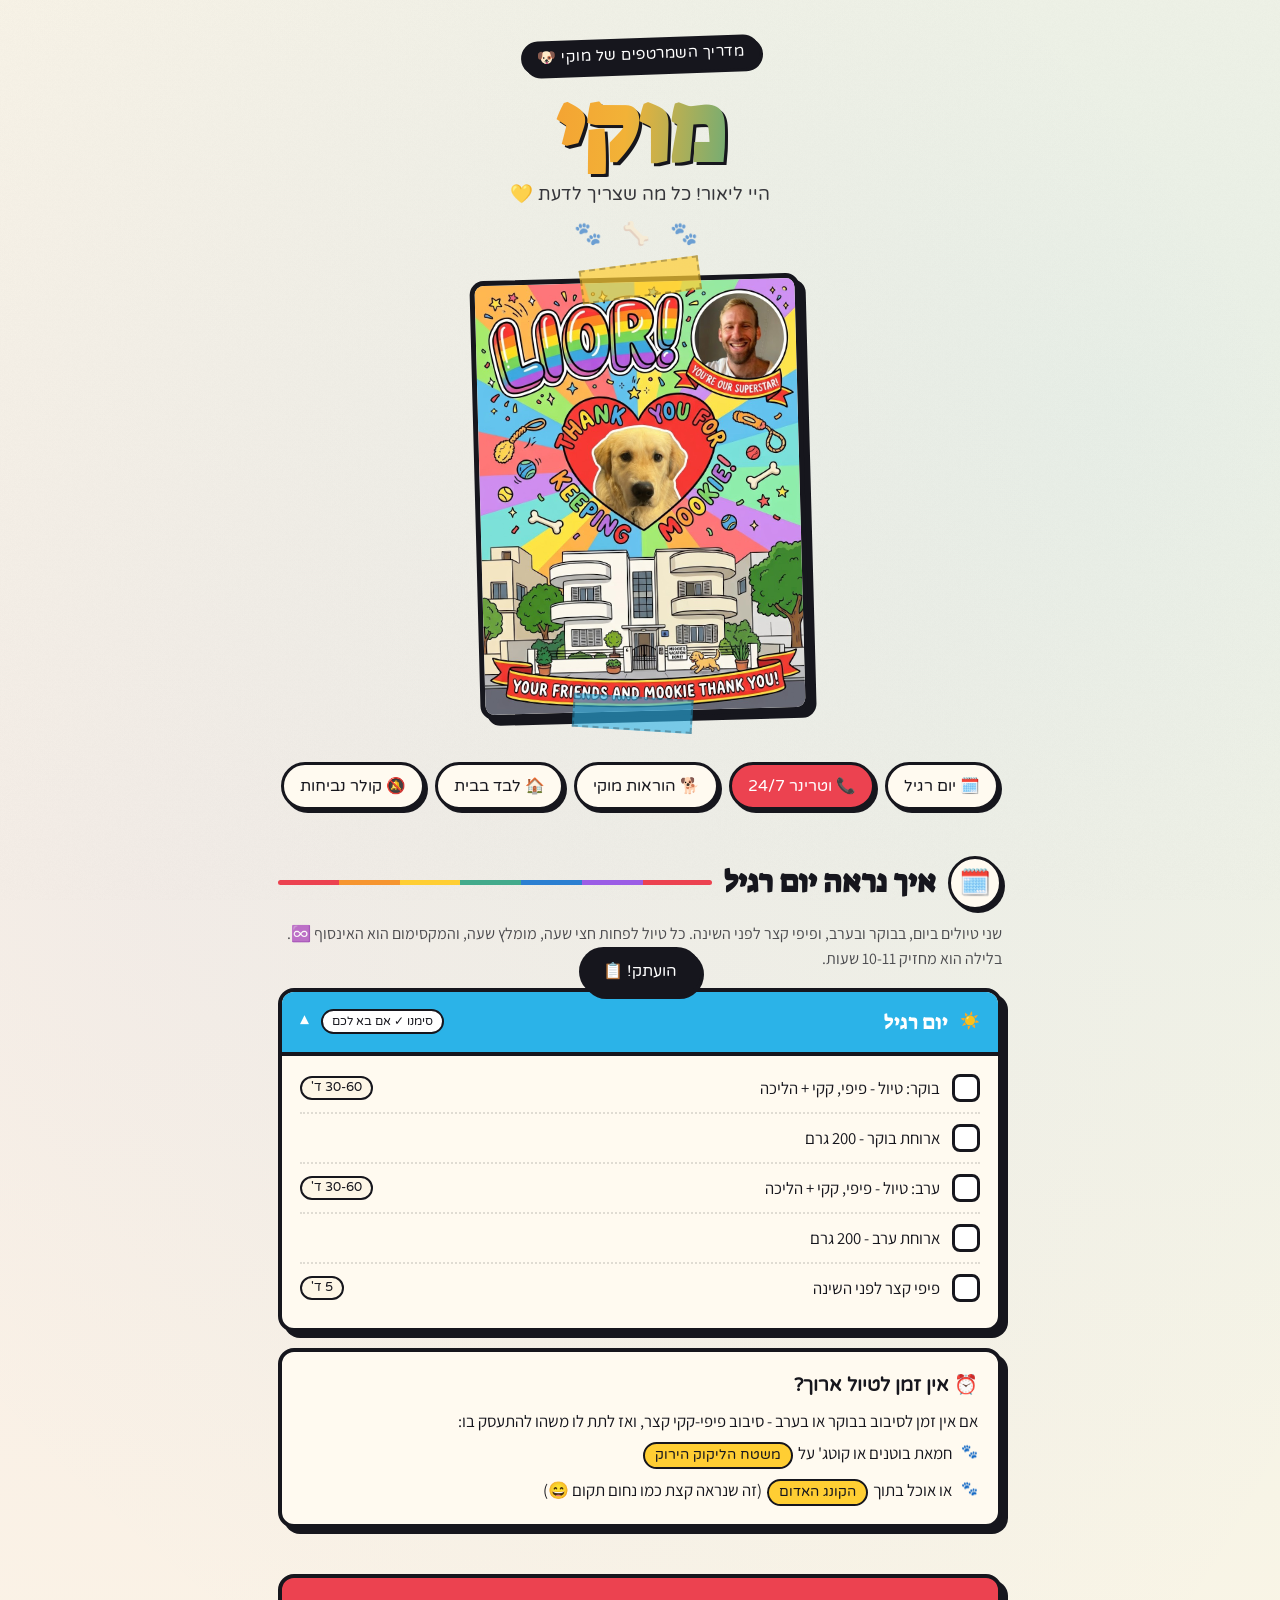
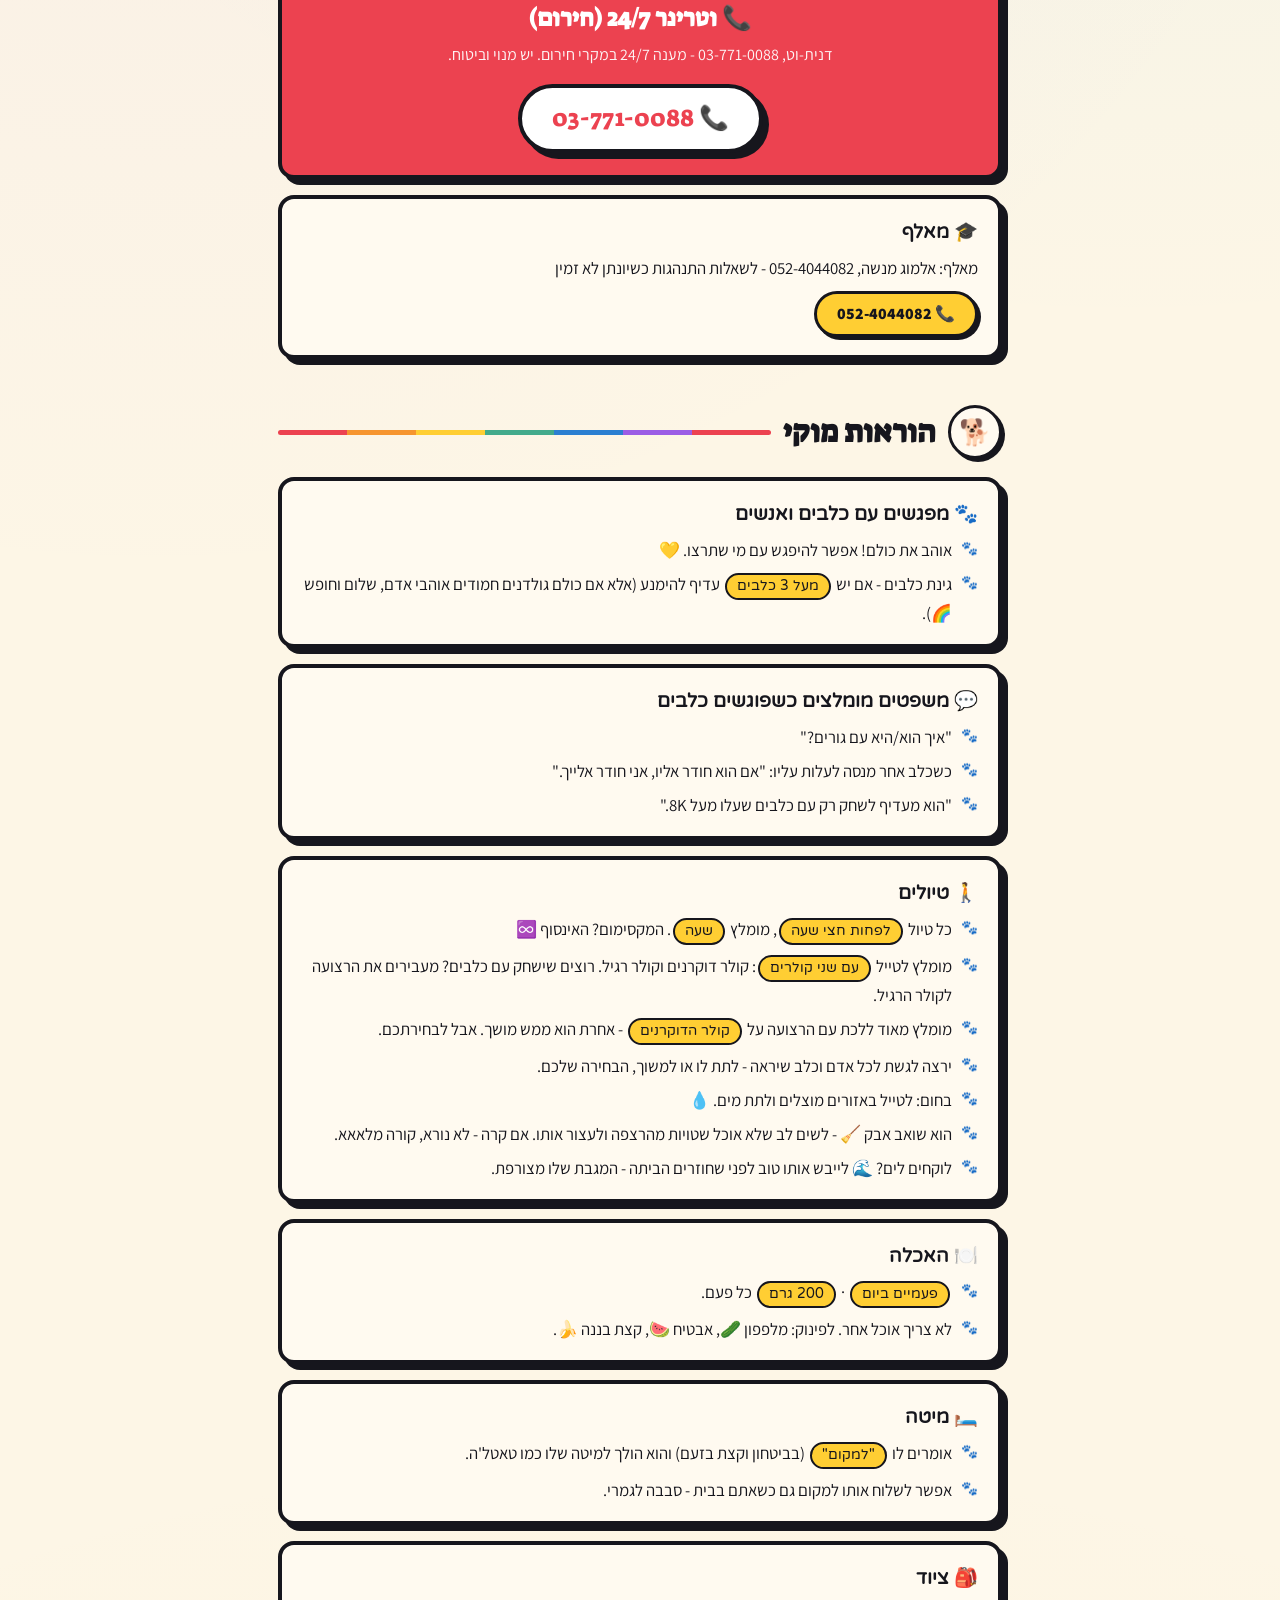
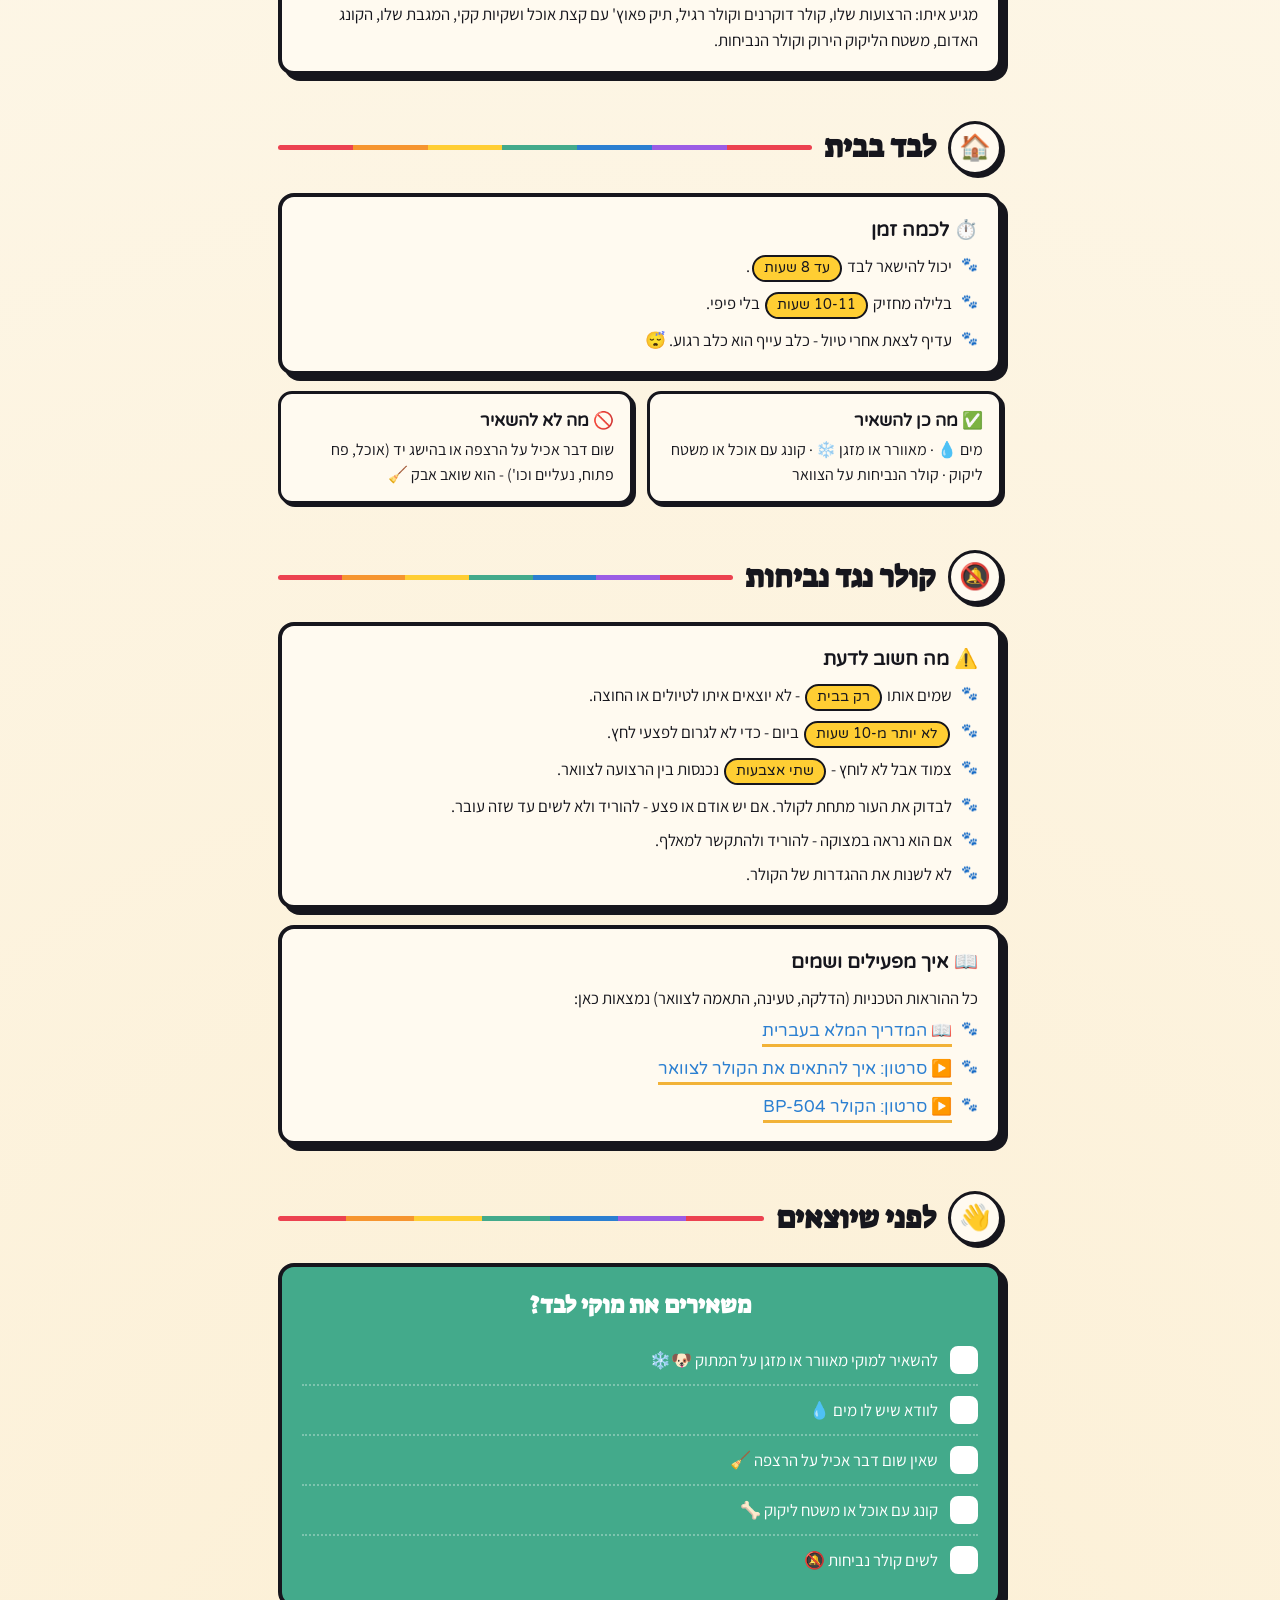
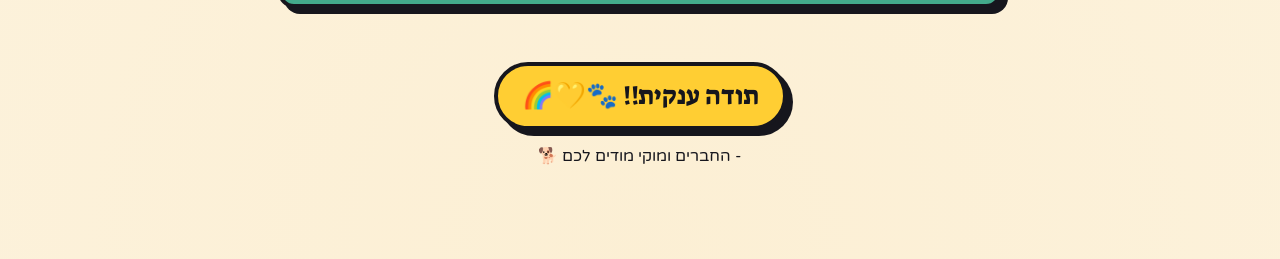
<file: lior.html>
<!DOCTYPE html>
<html lang="he" dir="rtl">
<head>
<meta charset="UTF-8">
<meta name="robots" content="noindex, nofollow">
<meta http-equiv="refresh" content="0; url=mookie/lior.html">
<link rel="canonical" href="mookie/lior.html">
<title>מעבר…</title>
<script>location.replace('mookie/lior.html'+location.hash)</script>
</head>
<body><a href="mookie/lior.html">להמשך</a></body>
</html>
</file>
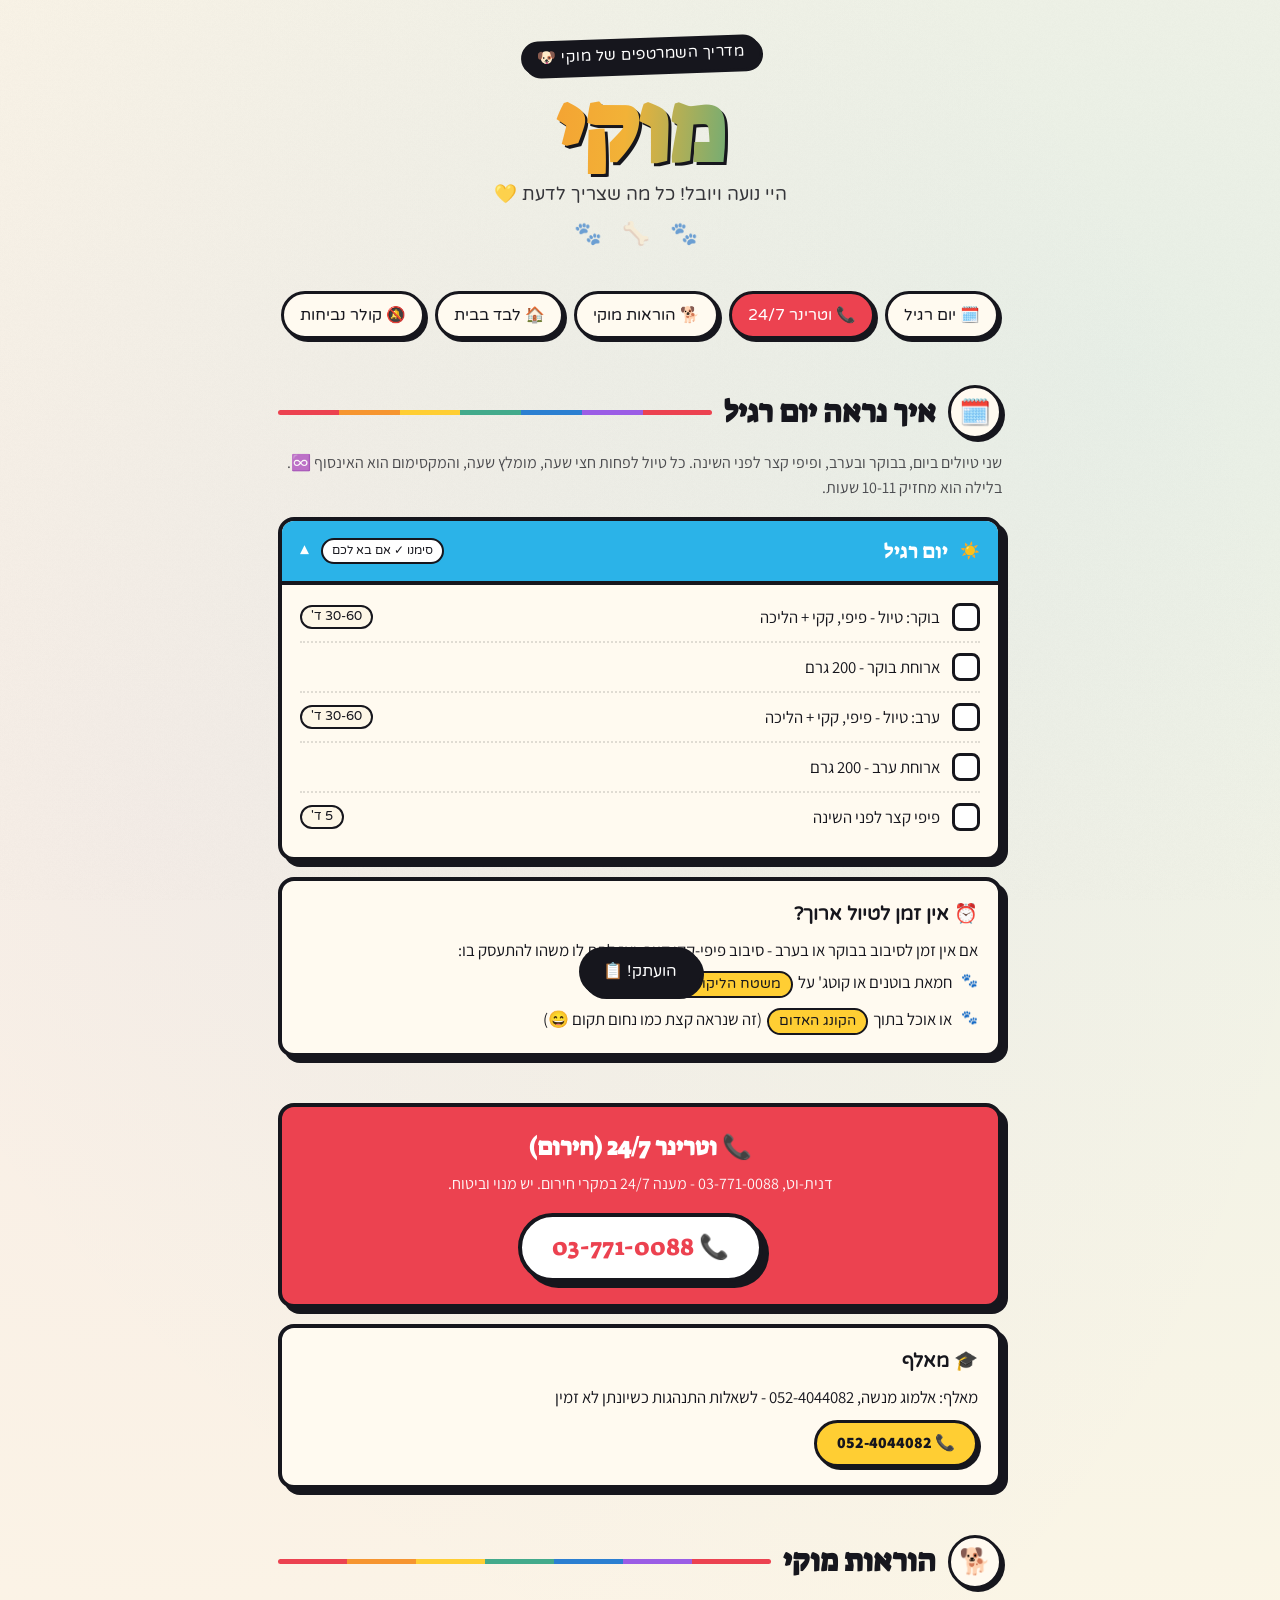
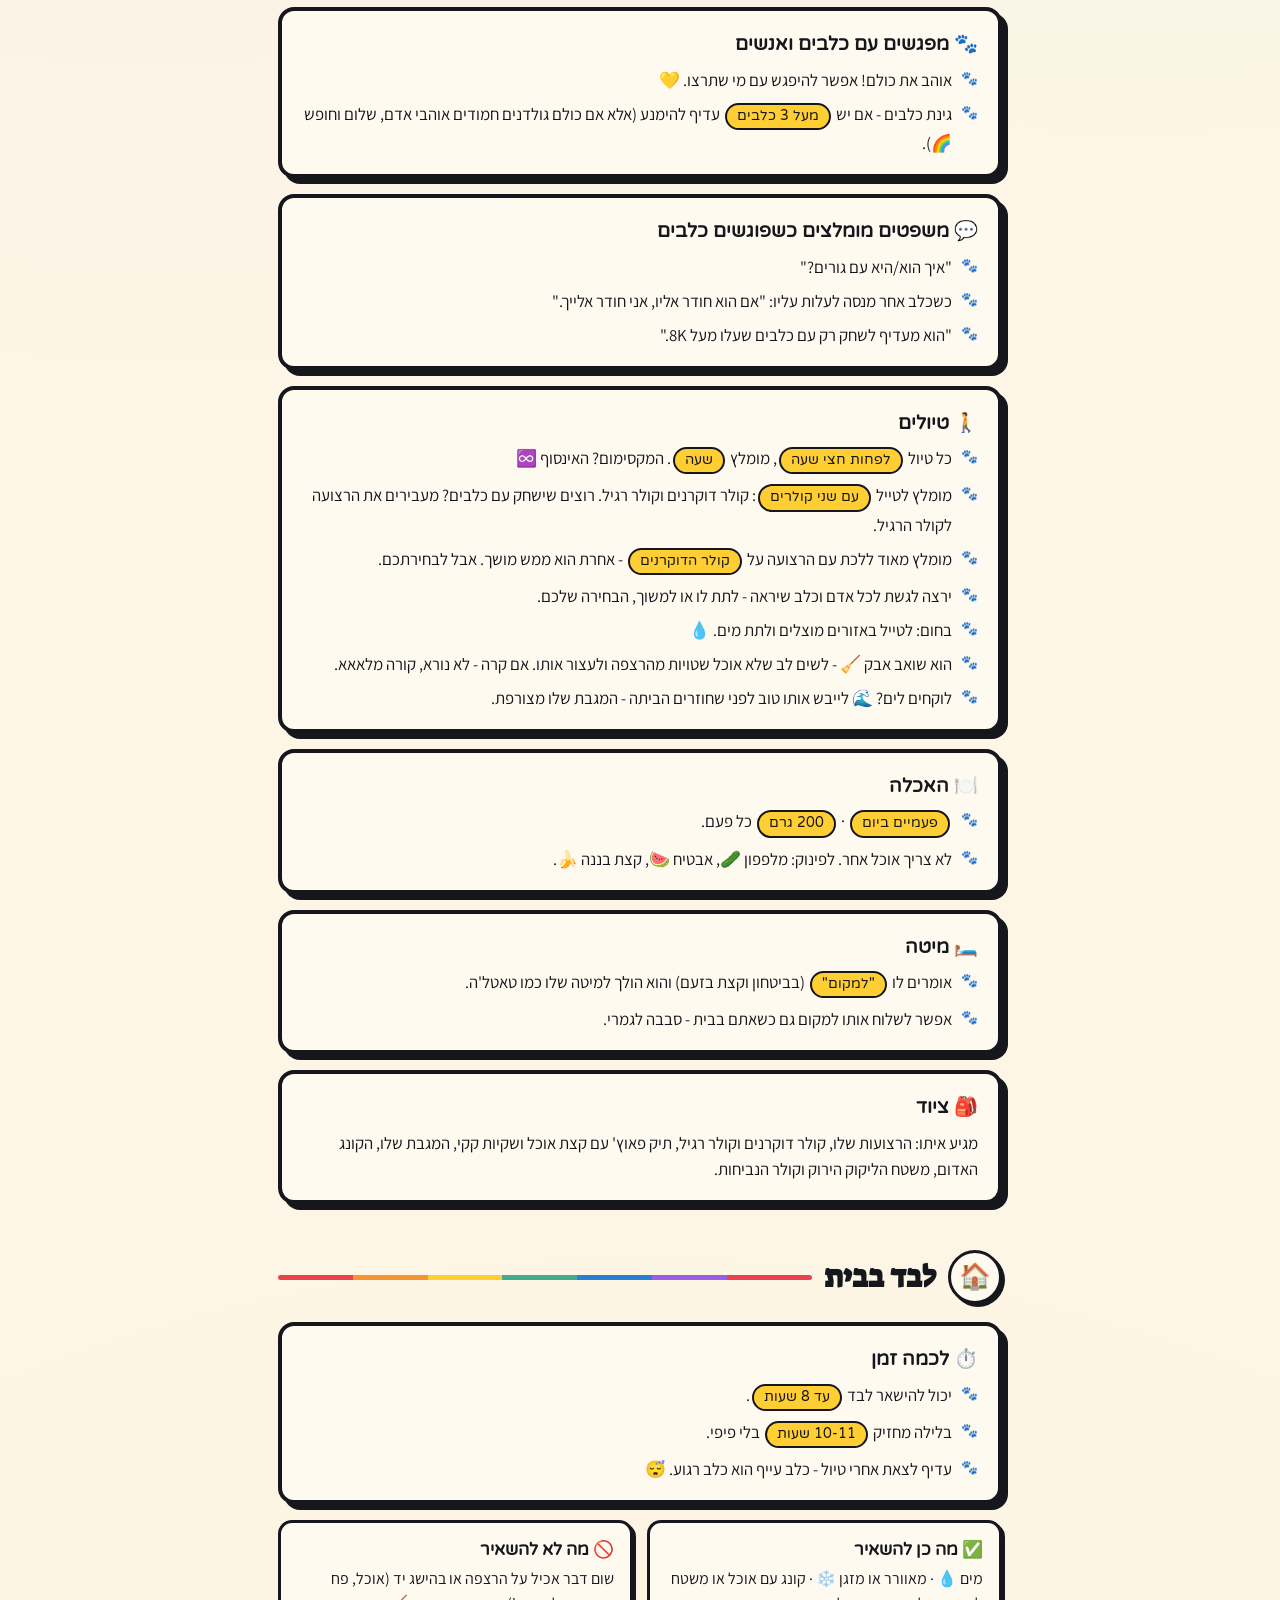
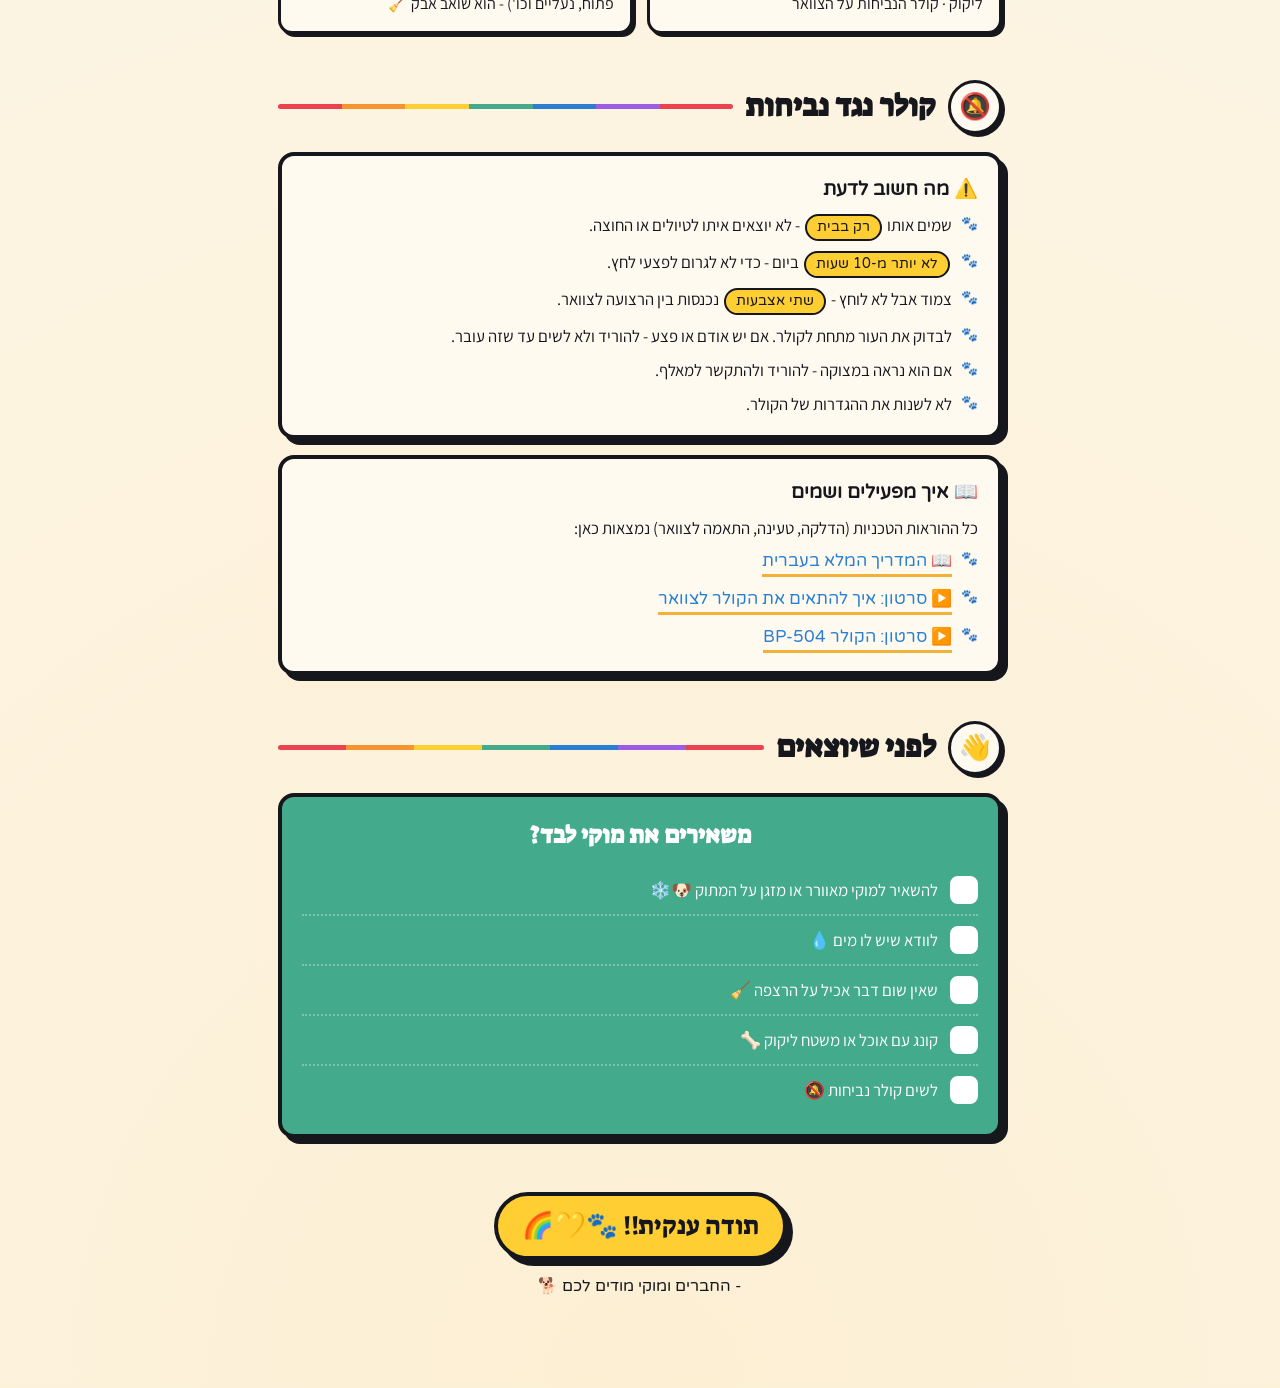
<file: noa-yuval.html>
<!DOCTYPE html>
<html lang="he" dir="rtl">
<head>
<meta charset="UTF-8">
<meta name="robots" content="noindex, nofollow">
<meta http-equiv="refresh" content="0; url=mookie/noa-yuval.html">
<link rel="canonical" href="mookie/noa-yuval.html">
<title>מעבר…</title>
<script>location.replace('mookie/noa-yuval.html'+location.hash)</script>
</head>
<body><a href="mookie/noa-yuval.html">להמשך</a></body>
</html>
</file>
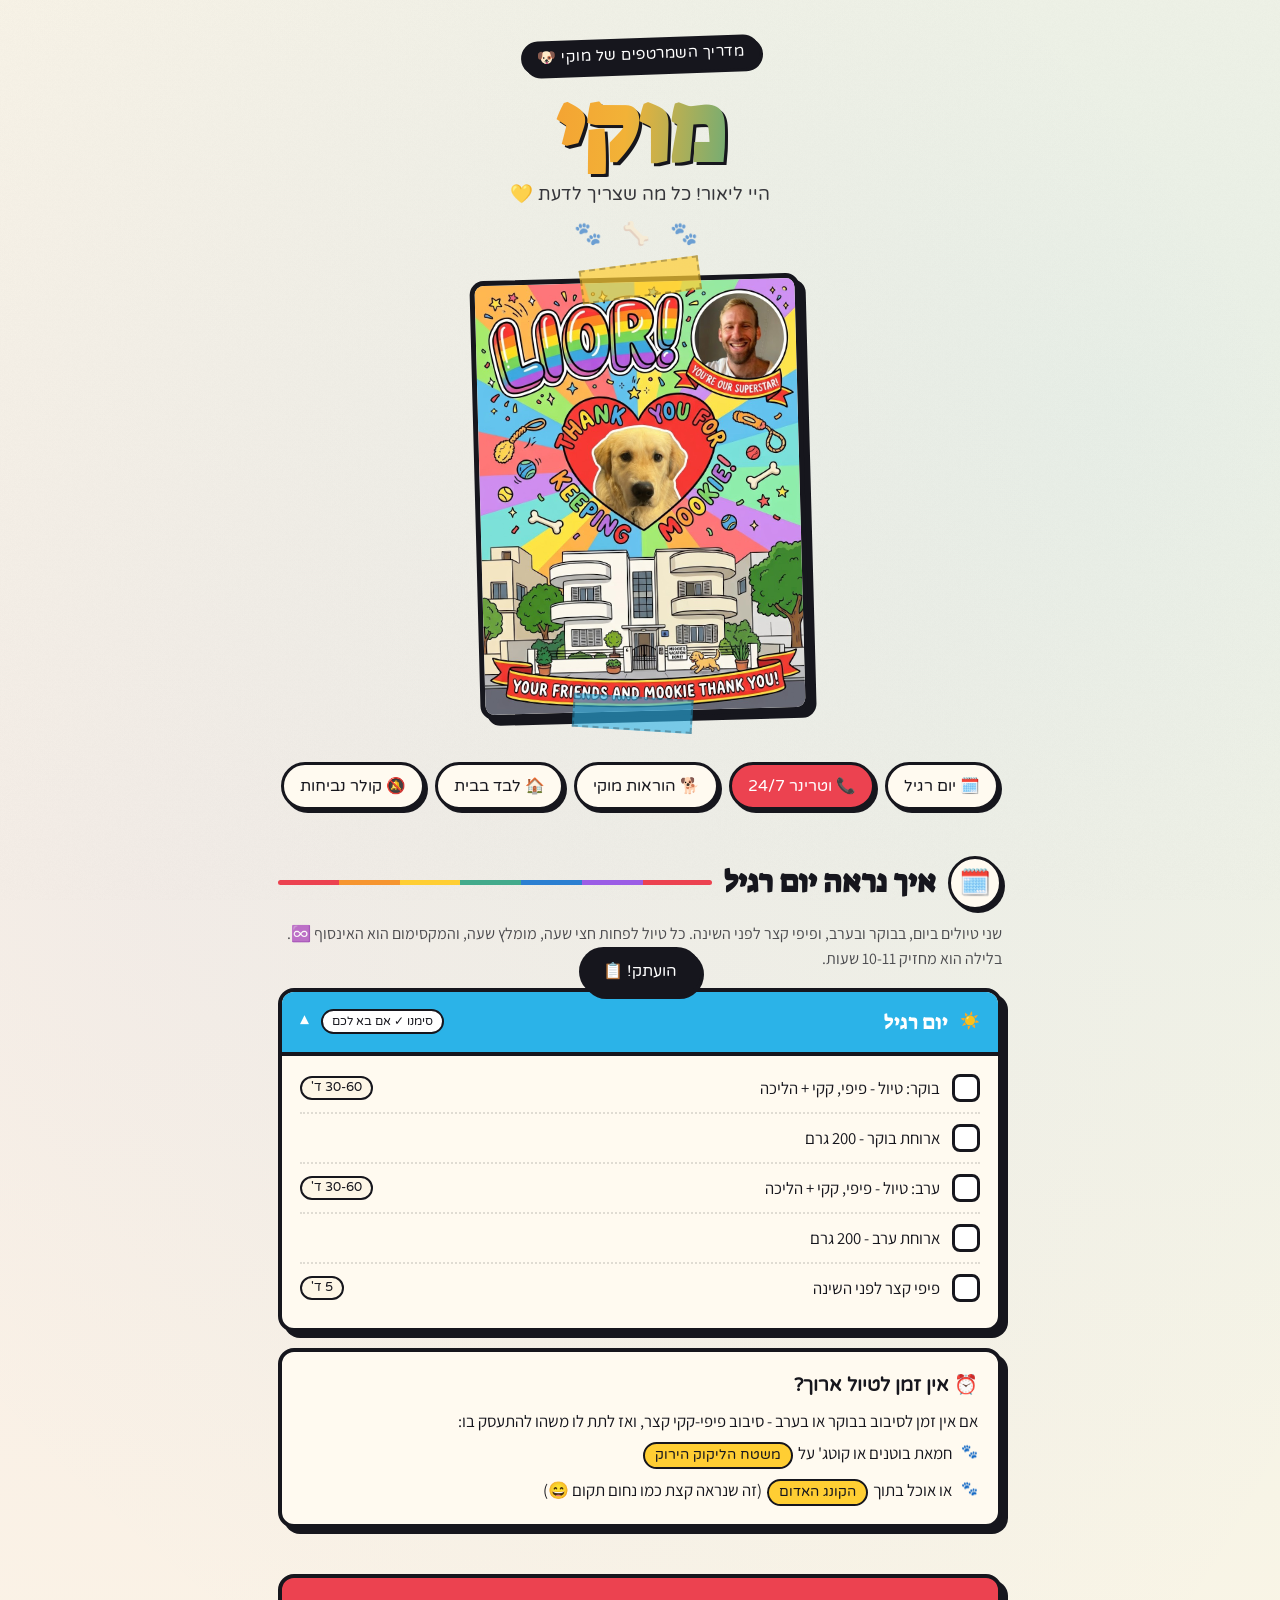
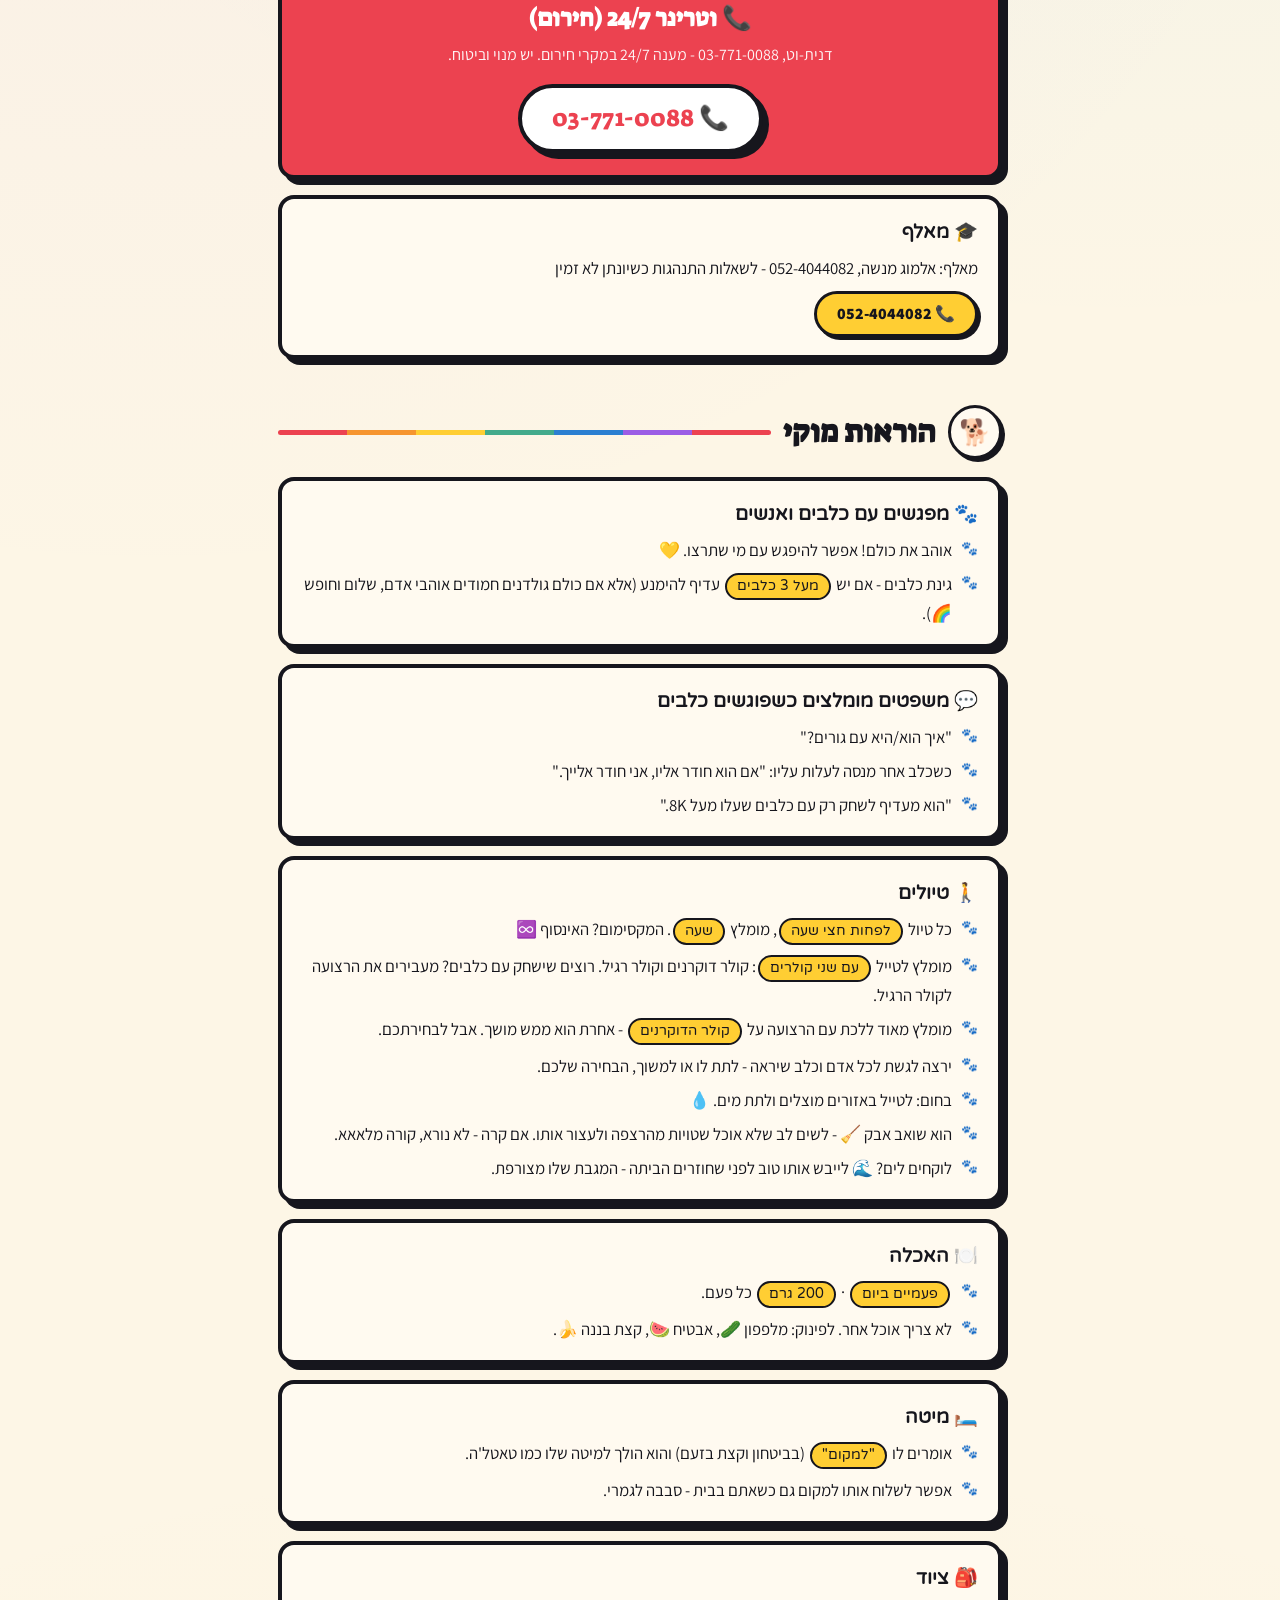
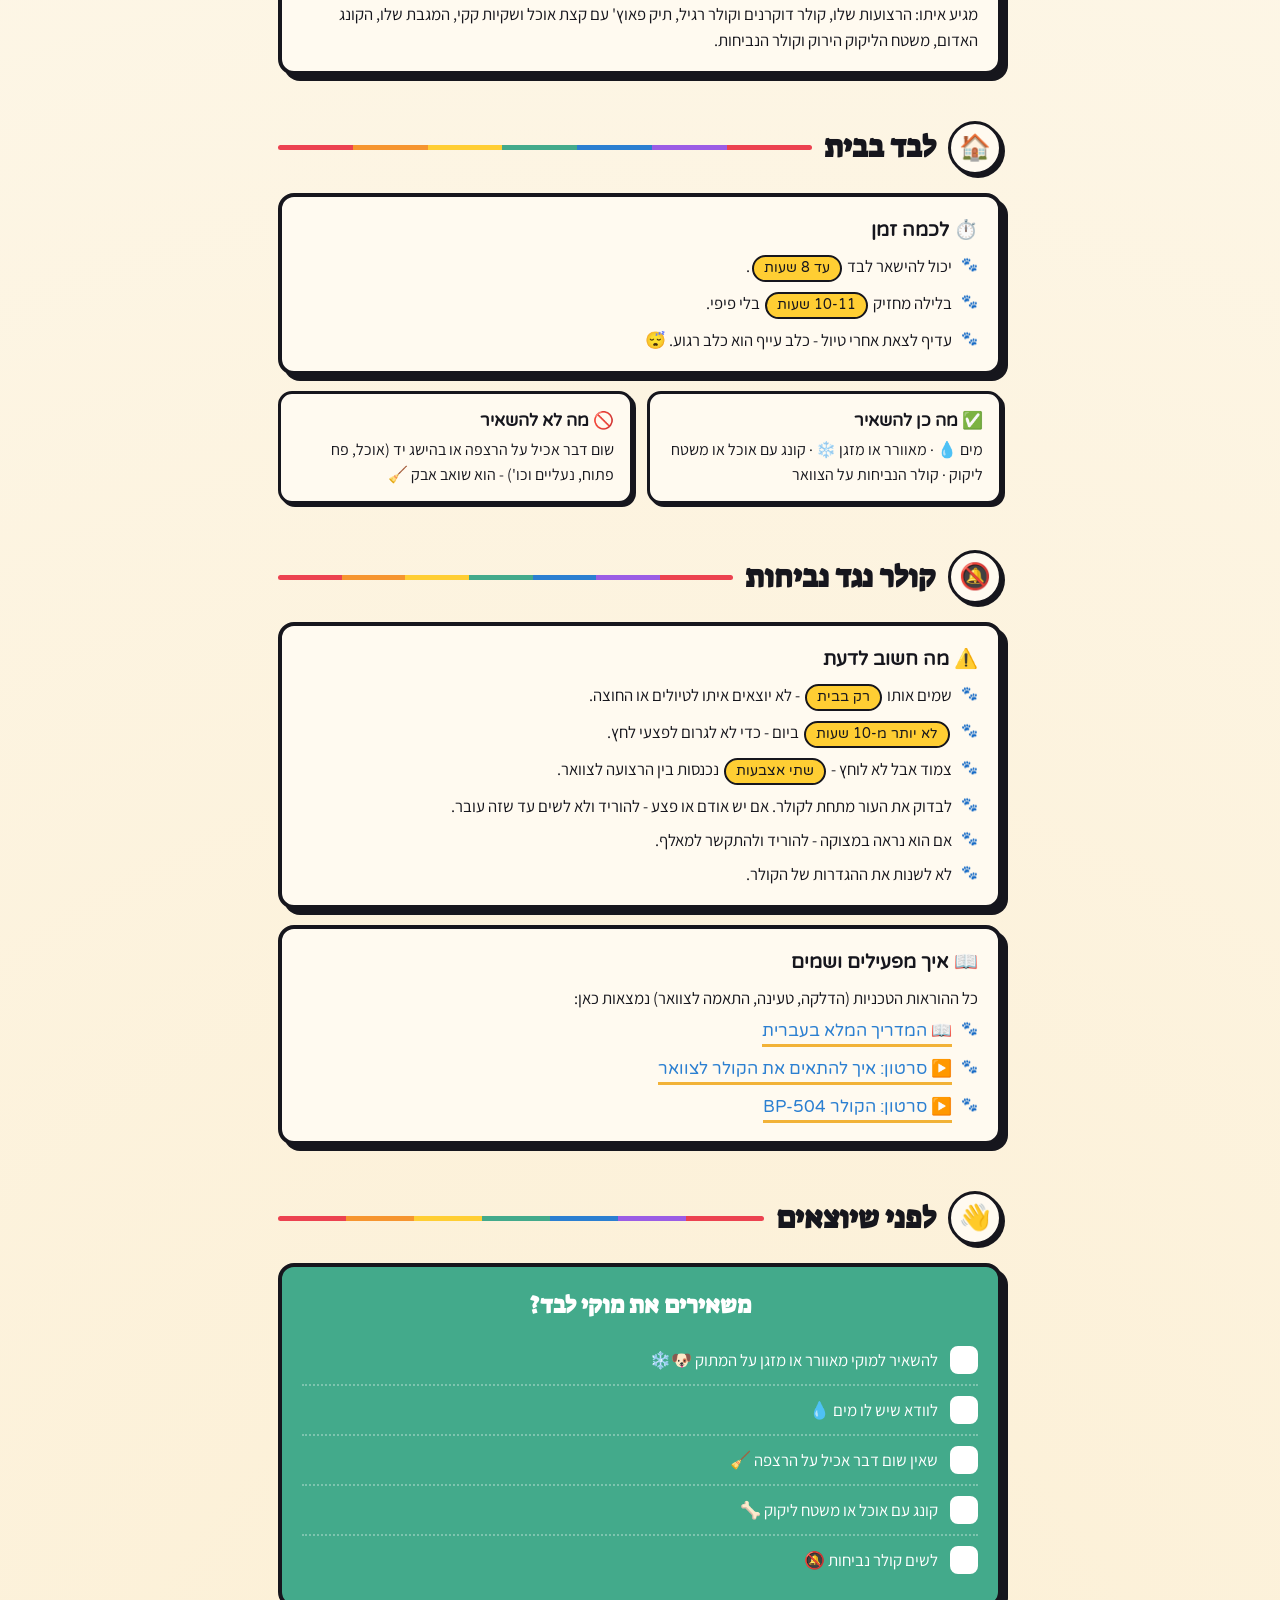
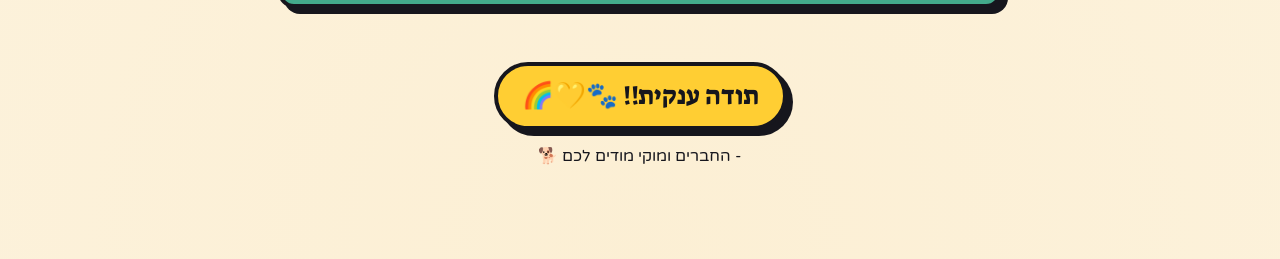
<file: mookie/lior.html>
<!DOCTYPE html>
<html lang="he" dir="rtl">
<head>
<meta charset="UTF-8">
<!-- ============================================================
  שדה לעריכה - שם השמרטפים (שינוי ערך אחד בלבד, per sitter):
  שנו את ה-content בשורה למטה, למשל "ליאור" או "נועה ויובל".
  השאירו ריק כדי להציג ברכה כללית.
  EDIT ONE VALUE PER SITTER: change content="" below. Empty = generic greeting.
============================================================ -->
<meta name="sitter-names" content="ליאור">
<!-- Optional thank-you poster for this sitter, e.g. "assets/lior-poster.jpg". Empty = no poster. -->
<meta name="sitter-poster" content="assets/lior-poster.jpg">
<meta name="viewport" content="width=device-width, initial-scale=1.0">
<meta name="robots" content="noindex, nofollow">
<title>מוקי 🐾 מדריך השמרטפים</title>
<link rel="preconnect" href="https://fonts.googleapis.com">
<link rel="preconnect" href="https://fonts.gstatic.com" crossorigin>
<link href="https://fonts.googleapis.com/css2?family=Suez+One&family=Varela+Round&family=Assistant:wght@400;500;600;700;800&display=swap" rel="stylesheet">
<link rel="stylesheet" href="../shared/guide.css">
</head>
<body>
<div class="wrap">

  <!-- HERO -->
  <header class="hero">
    <span class="hero-eyebrow">מדריך השמרטפים של מוקי 🐶</span>
    <h1>מוקי</h1>
    <p class="sub" id="greeting">כל מה שצריך לדעת 💛</p>
    <div class="paw-row">🐾 🦴 🐾</div>
    <div class="card-frame" id="poster" hidden>
      <span class="tape"></span>
      <img alt="">
      <span class="tape two"></span>
    </div>
  </header>

  <!-- QUICK BAR -->
  <nav class="quickbar reveal">
    <a href="#luz">🗓️ יום רגיל</a>
    <a href="tel:037710088" class="call">📞 וטרינר 24/7</a>
    <a href="#mookie">🐕 הוראות מוקי</a>
    <a href="#alone">🏠 לבד בבית</a>
    <a href="#collar">🔕 קולר נביחות</a>
  </nav>

  <!-- NORMAL DAY -->
  <section id="luz">
    <h2 class="sec-title reveal"><span class="emoji">🗓️</span> איך נראה יום רגיל <span class="bar"></span></h2>
    <p class="reveal" style="margin:-6px 0 16px;opacity:.75">שני טיולים ביום, בבוקר ובערב, ופיפי קצר לפני השינה. כל טיול לפחות חצי שעה, מומלץ שעה, והמקסימום הוא האינסוף ♾️. בלילה הוא מחזיק 10-11 שעות.</p>

    <div class="day open reveal">
      <div class="day-head"><span>☀️</span><span class="dn">יום רגיל</span><span class="badge">סימנו ✓ אם בא לכם</span><span class="chev">▾</span></div>
      <div class="day-body"><ul>
        <li class="task"><input type="checkbox" id="d1"><label for="d1">בוקר: טיול - פיפי, קקי + הליכה</label><span class="time">30-60 ד'</span></li>
        <li class="task"><input type="checkbox" id="d2"><label for="d2">ארוחת בוקר - 200 גרם</label></li>
        <li class="task"><input type="checkbox" id="d3"><label for="d3">ערב: טיול - פיפי, קקי + הליכה</label><span class="time">30-60 ד'</span></li>
        <li class="task"><input type="checkbox" id="d4"><label for="d4">ארוחת ערב - 200 גרם</label></li>
        <li class="task"><input type="checkbox" id="d5"><label for="d5">פיפי קצר לפני השינה</label><span class="time">5 ד'</span></li>
      </ul></div>
    </div>

    <div class="card reveal">
      <h3>⏰ אין זמן לטיול ארוך?</h3>
      <p>אם אין זמן לסיבוב בבוקר או בערב - סיבוב פיפי-קקי קצר, ואז לתת לו משהו להתעסק בו:</p>
      <ul>
        <li>חמאת בוטנים או קוטג' על <span class="pill">משטח הליקוק הירוק</span></li>
        <li>או אוכל בתוך <span class="pill">הקונג האדום</span> (זה שנראה קצת כמו נחום תקום 😄)</li>
      </ul>
    </div>
  </section>

  <!-- VET -->
  <section id="vet">
    <div class="vet reveal">
      <h3><span class="pulse">📞</span> וטרינר 24/7 (חירום)</h3>
      <p>דנית-וט, 03-771-0088 - מענה 24/7 במקרי חירום. יש מנוי וביטוח.</p>
      <a href="tel:037710088" class="callbtn">📞 03-771-0088</a>
    </div>

    <div class="card reveal" style="margin-top:16px">
      <h3>🎓 מאלף</h3>
      <p>מאלף: אלמוג מנשה, 052-4044082 - לשאלות התנהגות כשיונתן לא זמין</p>
      <a href="tel:+972524044082" style="display:inline-flex;margin-top:10px;text-decoration:none;color:var(--ink);background:var(--yellow);border:3px solid var(--ink);border-radius:999px;padding:8px 20px;font-weight:800;box-shadow:var(--shadow-sm)">📞 052-4044082</a>
    </div>
  </section>

  <!-- MOOKIE INSTRUCTIONS -->
  <section id="mookie">
    <h2 class="sec-title reveal"><span class="emoji">🐕</span> הוראות מוקי <span class="bar"></span></h2>

    <div class="card reveal">
      <h3>🐾 מפגשים עם כלבים ואנשים</h3>
      <ul>
        <li>אוהב את כולם! אפשר להיפגש עם מי שתרצו. 💛</li>
        <li>גינת כלבים - אם יש <span class="pill">מעל 3 כלבים</span> עדיף להימנע (אלא אם כולם גולדנים חמודים אוהבי אדם, שלום וחופש 🌈).</li>
      </ul>
    </div>

    <div class="card reveal">
      <h3>💬 משפטים מומלצים כשפוגשים כלבים</h3>
      <ul>
        <li>"איך הוא/היא עם גורים?"</li>
        <li>כשכלב אחר מנסה לעלות עליו: "אם הוא חודר אליו, אני חודר אלייך."</li>
        <li>"הוא מעדיף לשחק רק עם כלבים שעלו מעל 8K."</li>
      </ul>
    </div>

    <div class="card reveal">
      <h3>🚶 טיולים</h3>
      <ul>
        <li>כל טיול <span class="pill">לפחות חצי שעה</span>, מומלץ <span class="pill">שעה</span>. המקסימום? האינסוף ♾️</li>
        <li>מומלץ לטייל <span class="pill">עם שני קולרים</span>: קולר דוקרנים וקולר רגיל. רוצים שישחק עם כלבים? מעבירים את הרצועה לקולר הרגיל.</li>
        <li>מומלץ מאוד ללכת עם הרצועה על <span class="pill">קולר הדוקרנים</span> - אחרת הוא ממש מושך. אבל לבחירתכם.</li>
        <li>ירצה לגשת לכל אדם וכלב שיראה - לתת לו או למשוך, הבחירה שלכם.</li>
        <li>בחום: לטייל באזורים מוצלים ולתת מים. 💧</li>
        <li>הוא שואב אבק 🧹 - לשים לב שלא אוכל שטויות מהרצפה ולעצור אותו. אם קרה - לא נורא, קורה מלאאא.</li>
        <li>לוקחים לים? 🌊 לייבש אותו טוב לפני שחוזרים הביתה - המגבת שלו מצורפת.</li>
      </ul>
    </div>

    <div class="card reveal">
      <h3>🍽️ האכלה</h3>
      <ul>
        <li><span class="pill">פעמיים ביום</span> · <span class="pill">200 גרם</span> כל פעם.</li>
        <li>לא צריך אוכל אחר. לפינוק: מלפפון 🥒, אבטיח 🍉, קצת בננה 🍌.</li>
      </ul>
    </div>

    <div class="card reveal">
      <h3>🛏️ מיטה</h3>
      <ul>
        <li>אומרים לו <span class="pill">"למקום"</span> (בביטחון וקצת בזעם) והוא הולך למיטה שלו כמו טאטל'ה.</li>
        <li>אפשר לשלוח אותו למקום גם כשאתם בבית - סבבה לגמרי.</li>
      </ul>
    </div>

    <div class="card reveal">
      <h3>🎒 ציוד</h3>
      <p>מגיע איתו: הרצועות שלו, קולר דוקרנים וקולר רגיל, תיק פאוץ' עם קצת אוכל ושקיות קקי, המגבת שלו, הקונג האדום, משטח הליקוק הירוק וקולר הנביחות.</p>
    </div>
  </section>

  <!-- HOME ALONE -->
  <section id="alone">
    <h2 class="sec-title reveal"><span class="emoji">🏠</span> לבד בבית <span class="bar"></span></h2>

    <div class="card reveal">
      <h3>⏱️ לכמה זמן</h3>
      <ul>
        <li>יכול להישאר לבד <span class="pill">עד 8 שעות</span>.</li>
        <li>בלילה מחזיק <span class="pill">10-11 שעות</span> בלי פיפי.</li>
        <li>עדיף לצאת אחרי טיול - כלב עייף הוא כלב רגוע. 😴</li>
      </ul>
    </div>

    <div class="twocol">
      <div class="mini reveal">
        <h4>✅ מה כן להשאיר</h4>
        <p>מים 💧 · מאוורר או מזגן ❄️ · קונג עם אוכל או משטח ליקוק · קולר הנביחות על הצוואר</p>
      </div>
      <div class="mini reveal">
        <h4>🚫 מה לא להשאיר</h4>
        <p>שום דבר אכיל על הרצפה או בהישג יד (אוכל, פח פתוח, נעליים וכו') - הוא שואב אבק 🧹</p>
      </div>
    </div>
  </section>

  <!-- ANTI-BARK COLLAR -->
  <section id="collar">
    <h2 class="sec-title reveal"><span class="emoji">🔕</span> קולר נגד נביחות <span class="bar"></span></h2>

    <div class="card reveal">
      <h3>⚠️ מה חשוב לדעת</h3>
      <ul>
        <li>שמים אותו <span class="pill">רק בבית</span> - לא יוצאים איתו לטיולים או החוצה.</li>
        <li><span class="pill">לא יותר מ-10 שעות</span> ביום - כדי לא לגרום לפצעי לחץ.</li>
        <li>צמוד אבל לא לוחץ - <span class="pill">שתי אצבעות</span> נכנסות בין הרצועה לצוואר.</li>
        <li>לבדוק את העור מתחת לקולר. אם יש אודם או פצע - להוריד ולא לשים עד שזה עובר.</li>
        <li>אם הוא נראה במצוקה - להוריד ולהתקשר למאלף.</li>
        <li>לא לשנות את ההגדרות של הקולר.</li>
      </ul>
    </div>

    <div class="card reveal">
      <h3>📖 איך מפעילים ושמים</h3>
      <p>כל ההוראות הטכניות (הדלקה, טעינה, התאמה לצוואר) נמצאות כאן:</p>
      <ul>
        <li><a class="maplink" href="https://files.instinct.com/vpcfxg9vuc7g-bp-504?via=wa" target="_blank" rel="noopener">📖 המדריך המלא בעברית</a></li>
        <li><a class="maplink" href="https://www.youtube.com/watch?v=1cl3V8vYobM" target="_blank" rel="noopener">▶️ סרטון: איך להתאים את הקולר לצוואר</a></li>
        <li><a class="maplink" href="https://www.youtube.com/watch?v=LXTctvZsxC8" target="_blank" rel="noopener">▶️ סרטון: הקולר BP-504</a></li>
      </ul>
    </div>
  </section>

  <!-- EXIT -->
  <section id="exit">
    <h2 class="sec-title reveal"><span class="emoji">👋</span> לפני שיוצאים <span class="bar"></span></h2>
    <div class="exit reveal">
      <h3>משאירים את מוקי לבד?</h3>
      <ul style="list-style:none">
        <li class="task"><input type="checkbox" id="ex1"><label for="ex1">להשאיר למוקי מאוורר או מזגן על המתוק 🐶❄️</label></li>
        <li class="task"><input type="checkbox" id="ex2"><label for="ex2">לוודא שיש לו מים 💧</label></li>
        <li class="task"><input type="checkbox" id="ex3"><label for="ex3">שאין שום דבר אכיל על הרצפה 🧹</label></li>
        <li class="task"><input type="checkbox" id="ex4"><label for="ex4">קונג עם אוכל או משטח ליקוק 🦴</label></li>
        <li class="task"><input type="checkbox" id="ex5"><label for="ex5">לשים קולר נביחות 🔕</label></li>
      </ul>
    </div>
  </section>

  <footer>
    <div class="thanks reveal">תודה ענקית!! 🐾💛🌈</div>
    <p class="sig reveal">- החברים ומוקי מודים לכם 🐕</p>
  </footer>

</div>

<div id="toast">הועתק! 📋</div>

<script>
  // ---- sitter name (set in <meta name="sitter-names"> at top of file) ----
  const sn=(document.querySelector('meta[name=sitter-names]')||{}).content||'';
  if(sn.trim()) document.getElementById('greeting').textContent='היי '+sn.trim()+'! כל מה שצריך לדעת 💛';
  const sp=(document.querySelector('meta[name=sitter-poster]')||{}).content||'';
  if(sp.trim()){
    const pf=document.getElementById('poster'), pi=pf.querySelector('img');
    pi.src=sp.trim(); pi.alt='פוסטר תודה'+(sn.trim()?' ל'+sn.trim():'');
    pf.hidden=false;
  }

  // ---- persist checkboxes ----
  document.querySelectorAll('input[type=checkbox]').forEach(cb=>{
    const k='mookie_'+cb.id;
    if(localStorage.getItem(k)==='1') cb.checked=true;
    cb.addEventListener('change',()=>localStorage.setItem(k, cb.checked?'1':'0'));
  });

  // ---- accordion ----
  document.querySelectorAll('.day').forEach(d=>{
    d.querySelector('.day-head').addEventListener('click',()=>d.classList.toggle('open'));
  });

  // ---- toast ----
  const toast=document.getElementById('toast');

  // ---- reveal on scroll ----
  const io=new IntersectionObserver(es=>{
    es.forEach(e=>{if(e.isIntersecting){e.target.classList.add('in');io.unobserve(e.target);}});
  },{threshold:.12});
  document.querySelectorAll('.reveal').forEach((el,i)=>{el.style.transitionDelay=(i%4*60)+'ms';io.observe(el);});
</script>
</body>
</html>
</file>
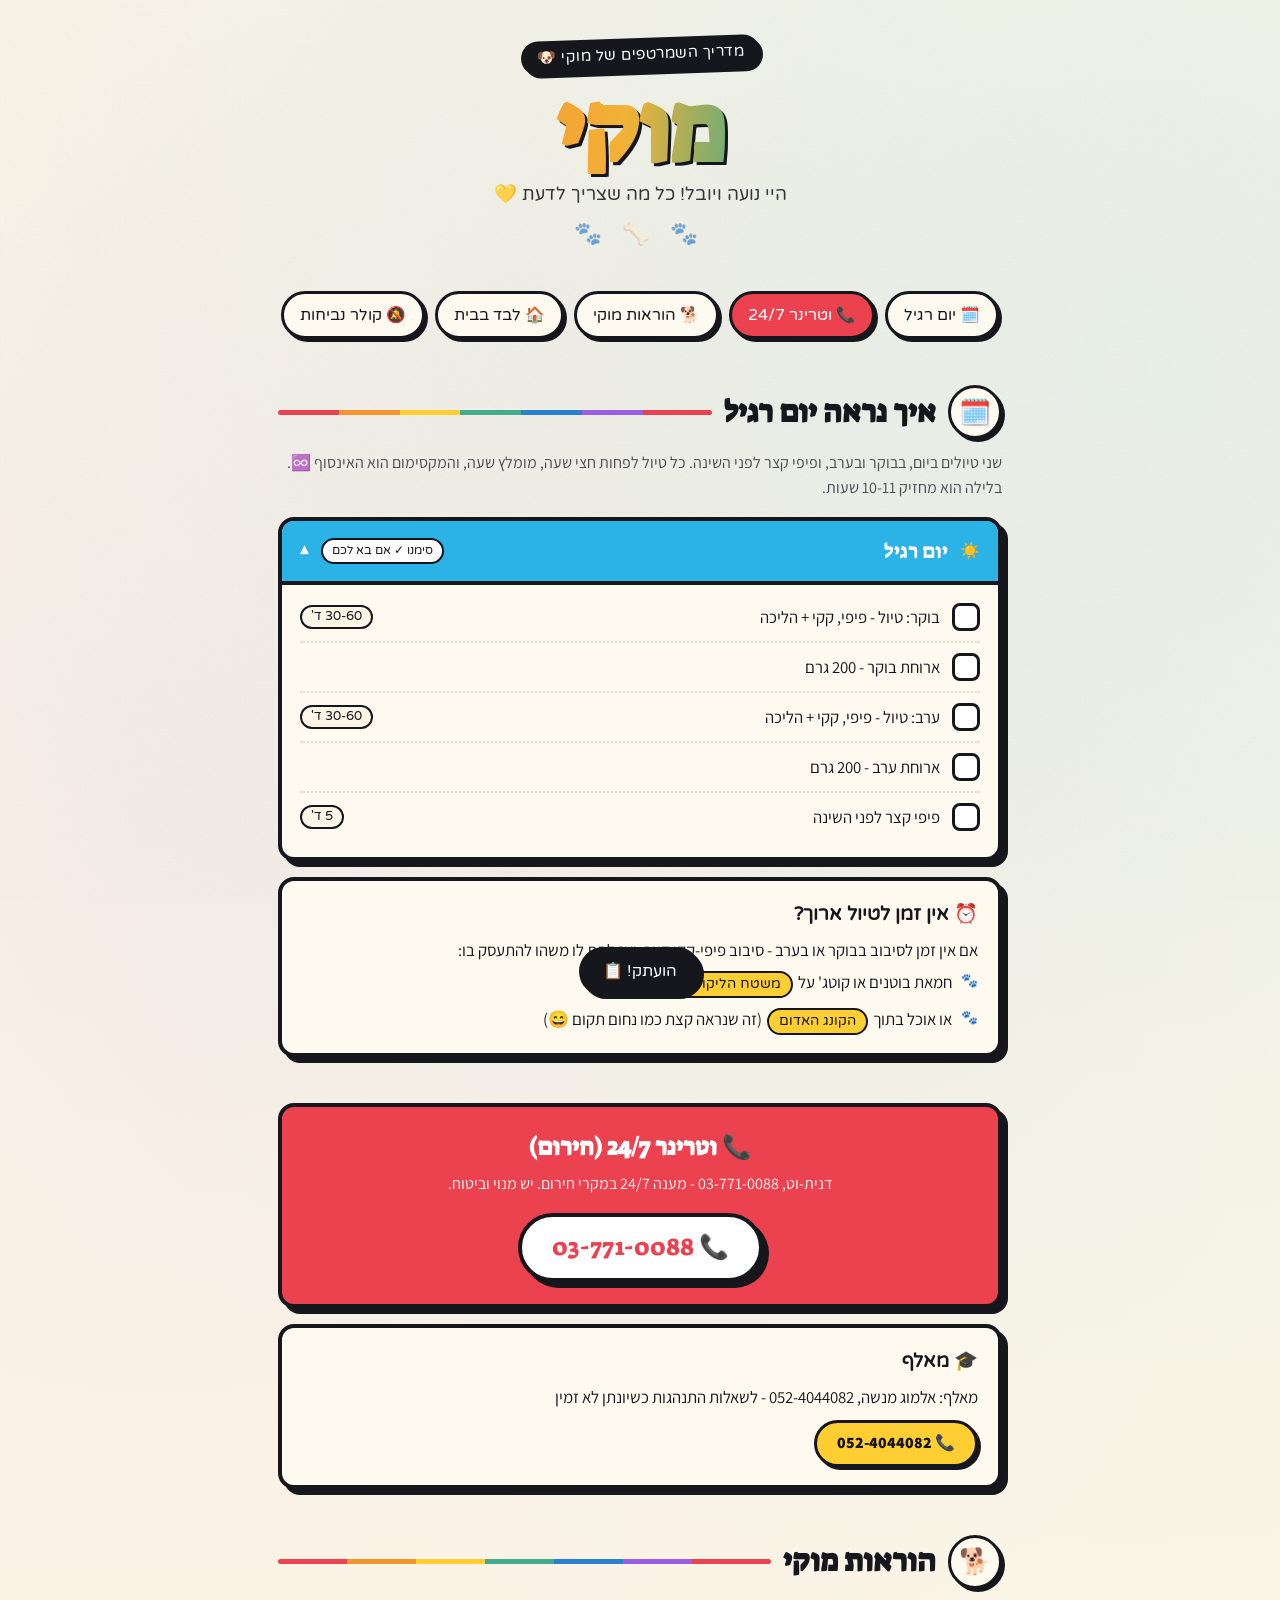
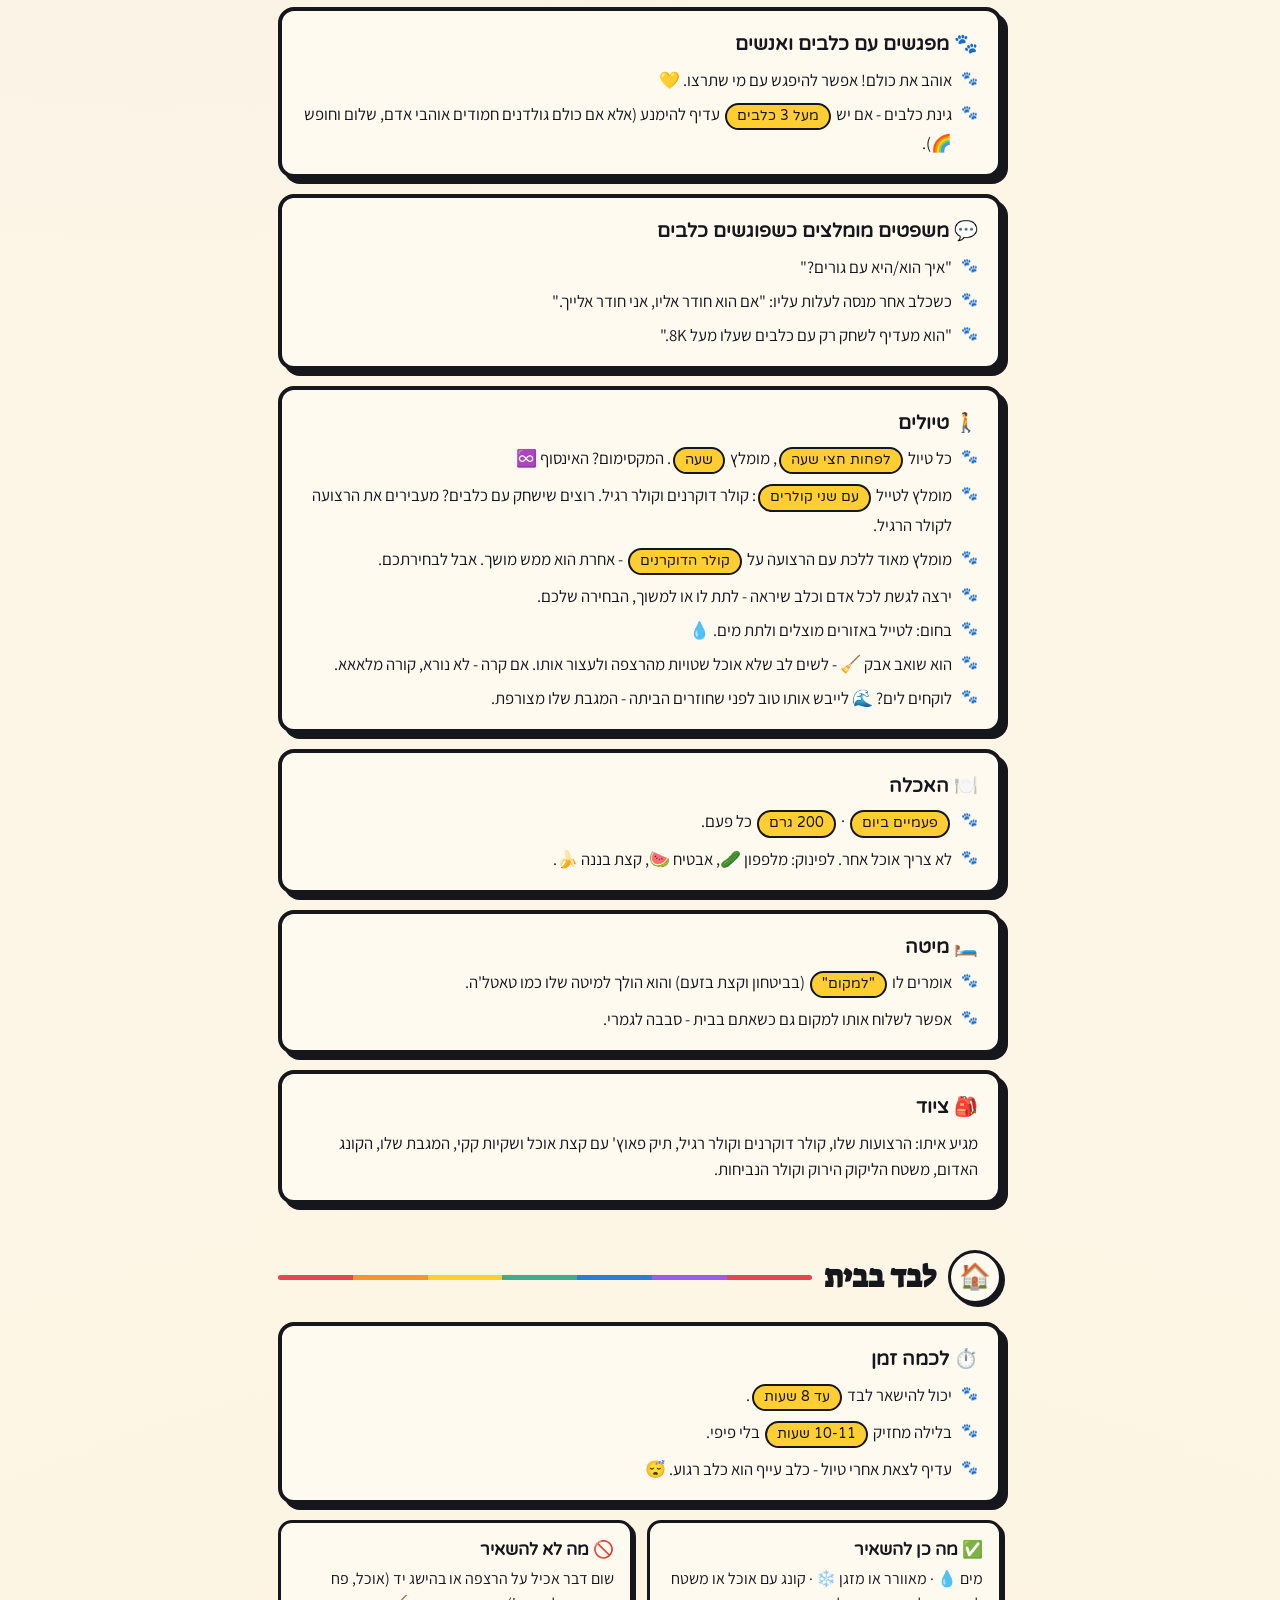
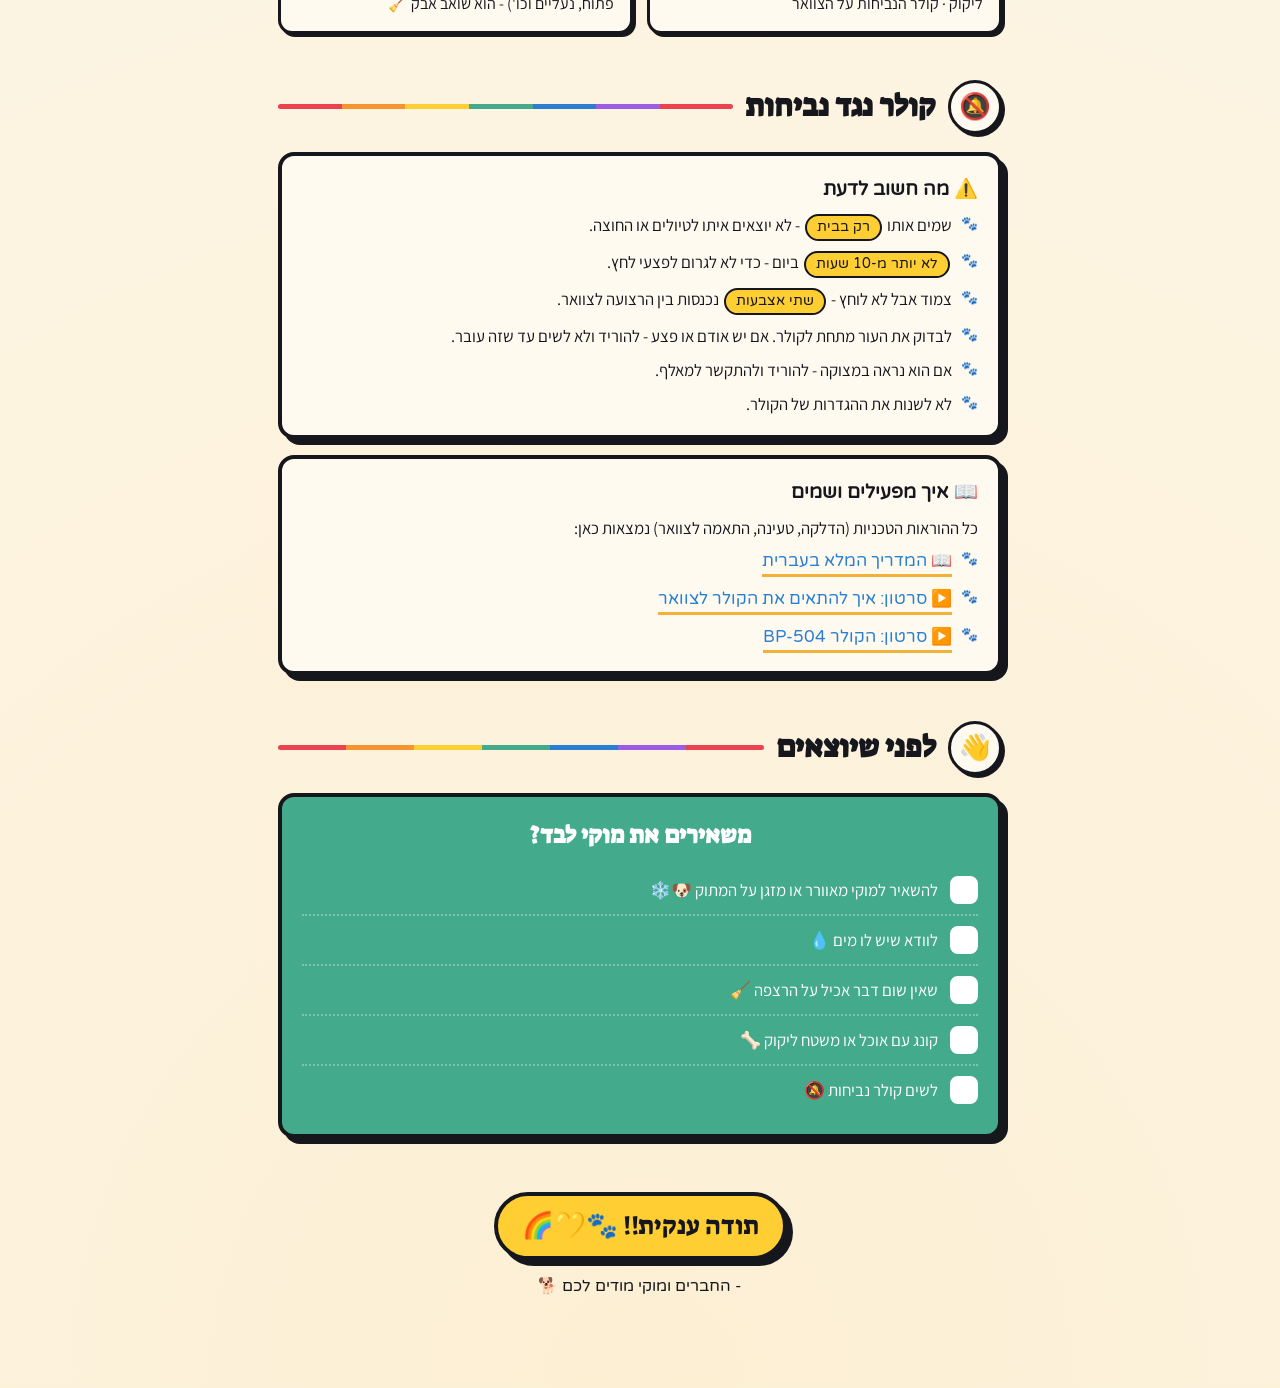
<file: mookie/noa-yuval.html>
<!DOCTYPE html>
<html lang="he" dir="rtl">
<head>
<meta charset="UTF-8">
<!-- ============================================================
  שדה לעריכה - שם השמרטפים (שינוי ערך אחד בלבד, per sitter):
  שנו את ה-content בשורה למטה, למשל "ליאור" או "נועה ויובל".
  השאירו ריק כדי להציג ברכה כללית.
  EDIT ONE VALUE PER SITTER: change content="" below. Empty = generic greeting.
============================================================ -->
<meta name="sitter-names" content="נועה ויובל">
<!-- Optional thank-you poster for this sitter, e.g. "assets/lior-poster.jpg". Empty = no poster. -->
<meta name="sitter-poster" content="">
<meta name="viewport" content="width=device-width, initial-scale=1.0">
<meta name="robots" content="noindex, nofollow">
<title>מוקי 🐾 מדריך השמרטפים</title>
<link rel="preconnect" href="https://fonts.googleapis.com">
<link rel="preconnect" href="https://fonts.gstatic.com" crossorigin>
<link href="https://fonts.googleapis.com/css2?family=Suez+One&family=Varela+Round&family=Assistant:wght@400;500;600;700;800&display=swap" rel="stylesheet">
<link rel="stylesheet" href="../shared/guide.css">
</head>
<body>
<div class="wrap">

  <!-- HERO -->
  <header class="hero">
    <span class="hero-eyebrow">מדריך השמרטפים של מוקי 🐶</span>
    <h1>מוקי</h1>
    <p class="sub" id="greeting">כל מה שצריך לדעת 💛</p>
    <div class="paw-row">🐾 🦴 🐾</div>
    <div class="card-frame" id="poster" hidden>
      <span class="tape"></span>
      <img alt="">
      <span class="tape two"></span>
    </div>
  </header>

  <!-- QUICK BAR -->
  <nav class="quickbar reveal">
    <a href="#luz">🗓️ יום רגיל</a>
    <a href="tel:037710088" class="call">📞 וטרינר 24/7</a>
    <a href="#mookie">🐕 הוראות מוקי</a>
    <a href="#alone">🏠 לבד בבית</a>
    <a href="#collar">🔕 קולר נביחות</a>
  </nav>

  <!-- NORMAL DAY -->
  <section id="luz">
    <h2 class="sec-title reveal"><span class="emoji">🗓️</span> איך נראה יום רגיל <span class="bar"></span></h2>
    <p class="reveal" style="margin:-6px 0 16px;opacity:.75">שני טיולים ביום, בבוקר ובערב, ופיפי קצר לפני השינה. כל טיול לפחות חצי שעה, מומלץ שעה, והמקסימום הוא האינסוף ♾️. בלילה הוא מחזיק 10-11 שעות.</p>

    <div class="day open reveal">
      <div class="day-head"><span>☀️</span><span class="dn">יום רגיל</span><span class="badge">סימנו ✓ אם בא לכם</span><span class="chev">▾</span></div>
      <div class="day-body"><ul>
        <li class="task"><input type="checkbox" id="d1"><label for="d1">בוקר: טיול - פיפי, קקי + הליכה</label><span class="time">30-60 ד'</span></li>
        <li class="task"><input type="checkbox" id="d2"><label for="d2">ארוחת בוקר - 200 גרם</label></li>
        <li class="task"><input type="checkbox" id="d3"><label for="d3">ערב: טיול - פיפי, קקי + הליכה</label><span class="time">30-60 ד'</span></li>
        <li class="task"><input type="checkbox" id="d4"><label for="d4">ארוחת ערב - 200 גרם</label></li>
        <li class="task"><input type="checkbox" id="d5"><label for="d5">פיפי קצר לפני השינה</label><span class="time">5 ד'</span></li>
      </ul></div>
    </div>

    <div class="card reveal">
      <h3>⏰ אין זמן לטיול ארוך?</h3>
      <p>אם אין זמן לסיבוב בבוקר או בערב - סיבוב פיפי-קקי קצר, ואז לתת לו משהו להתעסק בו:</p>
      <ul>
        <li>חמאת בוטנים או קוטג' על <span class="pill">משטח הליקוק הירוק</span></li>
        <li>או אוכל בתוך <span class="pill">הקונג האדום</span> (זה שנראה קצת כמו נחום תקום 😄)</li>
      </ul>
    </div>
  </section>

  <!-- VET -->
  <section id="vet">
    <div class="vet reveal">
      <h3><span class="pulse">📞</span> וטרינר 24/7 (חירום)</h3>
      <p>דנית-וט, 03-771-0088 - מענה 24/7 במקרי חירום. יש מנוי וביטוח.</p>
      <a href="tel:037710088" class="callbtn">📞 03-771-0088</a>
    </div>

    <div class="card reveal" style="margin-top:16px">
      <h3>🎓 מאלף</h3>
      <p>מאלף: אלמוג מנשה, 052-4044082 - לשאלות התנהגות כשיונתן לא זמין</p>
      <a href="tel:+972524044082" style="display:inline-flex;margin-top:10px;text-decoration:none;color:var(--ink);background:var(--yellow);border:3px solid var(--ink);border-radius:999px;padding:8px 20px;font-weight:800;box-shadow:var(--shadow-sm)">📞 052-4044082</a>
    </div>
  </section>

  <!-- MOOKIE INSTRUCTIONS -->
  <section id="mookie">
    <h2 class="sec-title reveal"><span class="emoji">🐕</span> הוראות מוקי <span class="bar"></span></h2>

    <div class="card reveal">
      <h3>🐾 מפגשים עם כלבים ואנשים</h3>
      <ul>
        <li>אוהב את כולם! אפשר להיפגש עם מי שתרצו. 💛</li>
        <li>גינת כלבים - אם יש <span class="pill">מעל 3 כלבים</span> עדיף להימנע (אלא אם כולם גולדנים חמודים אוהבי אדם, שלום וחופש 🌈).</li>
      </ul>
    </div>

    <div class="card reveal">
      <h3>💬 משפטים מומלצים כשפוגשים כלבים</h3>
      <ul>
        <li>"איך הוא/היא עם גורים?"</li>
        <li>כשכלב אחר מנסה לעלות עליו: "אם הוא חודר אליו, אני חודר אלייך."</li>
        <li>"הוא מעדיף לשחק רק עם כלבים שעלו מעל 8K."</li>
      </ul>
    </div>

    <div class="card reveal">
      <h3>🚶 טיולים</h3>
      <ul>
        <li>כל טיול <span class="pill">לפחות חצי שעה</span>, מומלץ <span class="pill">שעה</span>. המקסימום? האינסוף ♾️</li>
        <li>מומלץ לטייל <span class="pill">עם שני קולרים</span>: קולר דוקרנים וקולר רגיל. רוצים שישחק עם כלבים? מעבירים את הרצועה לקולר הרגיל.</li>
        <li>מומלץ מאוד ללכת עם הרצועה על <span class="pill">קולר הדוקרנים</span> - אחרת הוא ממש מושך. אבל לבחירתכם.</li>
        <li>ירצה לגשת לכל אדם וכלב שיראה - לתת לו או למשוך, הבחירה שלכם.</li>
        <li>בחום: לטייל באזורים מוצלים ולתת מים. 💧</li>
        <li>הוא שואב אבק 🧹 - לשים לב שלא אוכל שטויות מהרצפה ולעצור אותו. אם קרה - לא נורא, קורה מלאאא.</li>
        <li>לוקחים לים? 🌊 לייבש אותו טוב לפני שחוזרים הביתה - המגבת שלו מצורפת.</li>
      </ul>
    </div>

    <div class="card reveal">
      <h3>🍽️ האכלה</h3>
      <ul>
        <li><span class="pill">פעמיים ביום</span> · <span class="pill">200 גרם</span> כל פעם.</li>
        <li>לא צריך אוכל אחר. לפינוק: מלפפון 🥒, אבטיח 🍉, קצת בננה 🍌.</li>
      </ul>
    </div>

    <div class="card reveal">
      <h3>🛏️ מיטה</h3>
      <ul>
        <li>אומרים לו <span class="pill">"למקום"</span> (בביטחון וקצת בזעם) והוא הולך למיטה שלו כמו טאטל'ה.</li>
        <li>אפשר לשלוח אותו למקום גם כשאתם בבית - סבבה לגמרי.</li>
      </ul>
    </div>

    <div class="card reveal">
      <h3>🎒 ציוד</h3>
      <p>מגיע איתו: הרצועות שלו, קולר דוקרנים וקולר רגיל, תיק פאוץ' עם קצת אוכל ושקיות קקי, המגבת שלו, הקונג האדום, משטח הליקוק הירוק וקולר הנביחות.</p>
    </div>
  </section>

  <!-- HOME ALONE -->
  <section id="alone">
    <h2 class="sec-title reveal"><span class="emoji">🏠</span> לבד בבית <span class="bar"></span></h2>

    <div class="card reveal">
      <h3>⏱️ לכמה זמן</h3>
      <ul>
        <li>יכול להישאר לבד <span class="pill">עד 8 שעות</span>.</li>
        <li>בלילה מחזיק <span class="pill">10-11 שעות</span> בלי פיפי.</li>
        <li>עדיף לצאת אחרי טיול - כלב עייף הוא כלב רגוע. 😴</li>
      </ul>
    </div>

    <div class="twocol">
      <div class="mini reveal">
        <h4>✅ מה כן להשאיר</h4>
        <p>מים 💧 · מאוורר או מזגן ❄️ · קונג עם אוכל או משטח ליקוק · קולר הנביחות על הצוואר</p>
      </div>
      <div class="mini reveal">
        <h4>🚫 מה לא להשאיר</h4>
        <p>שום דבר אכיל על הרצפה או בהישג יד (אוכל, פח פתוח, נעליים וכו') - הוא שואב אבק 🧹</p>
      </div>
    </div>
  </section>

  <!-- ANTI-BARK COLLAR -->
  <section id="collar">
    <h2 class="sec-title reveal"><span class="emoji">🔕</span> קולר נגד נביחות <span class="bar"></span></h2>

    <div class="card reveal">
      <h3>⚠️ מה חשוב לדעת</h3>
      <ul>
        <li>שמים אותו <span class="pill">רק בבית</span> - לא יוצאים איתו לטיולים או החוצה.</li>
        <li><span class="pill">לא יותר מ-10 שעות</span> ביום - כדי לא לגרום לפצעי לחץ.</li>
        <li>צמוד אבל לא לוחץ - <span class="pill">שתי אצבעות</span> נכנסות בין הרצועה לצוואר.</li>
        <li>לבדוק את העור מתחת לקולר. אם יש אודם או פצע - להוריד ולא לשים עד שזה עובר.</li>
        <li>אם הוא נראה במצוקה - להוריד ולהתקשר למאלף.</li>
        <li>לא לשנות את ההגדרות של הקולר.</li>
      </ul>
    </div>

    <div class="card reveal">
      <h3>📖 איך מפעילים ושמים</h3>
      <p>כל ההוראות הטכניות (הדלקה, טעינה, התאמה לצוואר) נמצאות כאן:</p>
      <ul>
        <li><a class="maplink" href="https://files.instinct.com/vpcfxg9vuc7g-bp-504?via=wa" target="_blank" rel="noopener">📖 המדריך המלא בעברית</a></li>
        <li><a class="maplink" href="https://www.youtube.com/watch?v=1cl3V8vYobM" target="_blank" rel="noopener">▶️ סרטון: איך להתאים את הקולר לצוואר</a></li>
        <li><a class="maplink" href="https://www.youtube.com/watch?v=LXTctvZsxC8" target="_blank" rel="noopener">▶️ סרטון: הקולר BP-504</a></li>
      </ul>
    </div>
  </section>

  <!-- EXIT -->
  <section id="exit">
    <h2 class="sec-title reveal"><span class="emoji">👋</span> לפני שיוצאים <span class="bar"></span></h2>
    <div class="exit reveal">
      <h3>משאירים את מוקי לבד?</h3>
      <ul style="list-style:none">
        <li class="task"><input type="checkbox" id="ex1"><label for="ex1">להשאיר למוקי מאוורר או מזגן על המתוק 🐶❄️</label></li>
        <li class="task"><input type="checkbox" id="ex2"><label for="ex2">לוודא שיש לו מים 💧</label></li>
        <li class="task"><input type="checkbox" id="ex3"><label for="ex3">שאין שום דבר אכיל על הרצפה 🧹</label></li>
        <li class="task"><input type="checkbox" id="ex4"><label for="ex4">קונג עם אוכל או משטח ליקוק 🦴</label></li>
        <li class="task"><input type="checkbox" id="ex5"><label for="ex5">לשים קולר נביחות 🔕</label></li>
      </ul>
    </div>
  </section>

  <footer>
    <div class="thanks reveal">תודה ענקית!! 🐾💛🌈</div>
    <p class="sig reveal">- החברים ומוקי מודים לכם 🐕</p>
  </footer>

</div>

<div id="toast">הועתק! 📋</div>

<script>
  // ---- sitter name (set in <meta name="sitter-names"> at top of file) ----
  const sn=(document.querySelector('meta[name=sitter-names]')||{}).content||'';
  if(sn.trim()) document.getElementById('greeting').textContent='היי '+sn.trim()+'! כל מה שצריך לדעת 💛';
  const sp=(document.querySelector('meta[name=sitter-poster]')||{}).content||'';
  if(sp.trim()){
    const pf=document.getElementById('poster'), pi=pf.querySelector('img');
    pi.src=sp.trim(); pi.alt='פוסטר תודה'+(sn.trim()?' ל'+sn.trim():'');
    pf.hidden=false;
  }

  // ---- persist checkboxes ----
  document.querySelectorAll('input[type=checkbox]').forEach(cb=>{
    const k='mookie_'+cb.id;
    if(localStorage.getItem(k)==='1') cb.checked=true;
    cb.addEventListener('change',()=>localStorage.setItem(k, cb.checked?'1':'0'));
  });

  // ---- accordion ----
  document.querySelectorAll('.day').forEach(d=>{
    d.querySelector('.day-head').addEventListener('click',()=>d.classList.toggle('open'));
  });

  // ---- toast ----
  const toast=document.getElementById('toast');

  // ---- reveal on scroll ----
  const io=new IntersectionObserver(es=>{
    es.forEach(e=>{if(e.isIntersecting){e.target.classList.add('in');io.unobserve(e.target);}});
  },{threshold:.12});
  document.querySelectorAll('.reveal').forEach((el,i)=>{el.style.transitionDelay=(i%4*60)+'ms';io.observe(el);});
</script>
</body>
</html>
</file>
<file: shared/guide.css>
/* Shared look for every easy-guide page (RTL, sticker style). */
  :root{
    --ink:#16161d;
    --sky:#2bb3e8;
    --sky-deep:#1488c4;
    --cream:#fdf6e6;
    --paper:#fffaf0;
    --gold:#f2b237;
    --gold-deep:#e08a1e;
    --red:#ec4250;
    --orange:#f6952f;
    --yellow:#ffce33;
    --green:#43aa8b;
    --blue:#2b7fd1;
    --purple:#9b5de5;
    --shadow:6px 6px 0 var(--ink);
    --shadow-sm:3px 3px 0 var(--ink);
  }
  *{box-sizing:border-box;margin:0;padding:0}
  html{scroll-behavior:smooth}
  body{
    font-family:'Assistant',sans-serif;
    color:var(--ink);
    background-color:var(--cream);
    background-image:
      radial-gradient(circle at 12% 18%, rgba(155,93,229,.06), transparent 30%),
      radial-gradient(circle at 88% 8%, rgba(43,179,232,.10), transparent 32%),
      radial-gradient(circle at 50% 100%, rgba(242,178,55,.10), transparent 40%);
    line-height:1.55;
    overflow-x:hidden;
    -webkit-tap-highlight-color:transparent;
  }
  /* paper grain */
  body::before{
    content:"";position:fixed;inset:0;pointer-events:none;z-index:1;opacity:.5;
    background-image:url("data:image/svg+xml,%3Csvg xmlns='http://www.w3.org/2000/svg' width='120' height='120'%3E%3Cfilter id='n'%3E%3CfeTurbulence type='fractalNoise' baseFrequency='0.85' numOctaves='3'/%3E%3CfeColorMatrix type='saturate' values='0'/%3E%3C/filter%3E%3Crect width='100%25' height='100%25' filter='url(%23n)' opacity='0.05'/%3E%3C/svg%3E");
  }
  .wrap{max-width:760px;margin:0 auto;padding:0 18px 90px;position:relative;z-index:2}

  /* ---------- HERO ---------- */
  header.hero{text-align:center;padding:38px 0 10px}
  .hero-eyebrow{
    display:inline-block;font-family:'Varela Round';font-size:.95rem;
    background:var(--ink);color:#fff;padding:5px 16px;border-radius:30px;
    letter-spacing:.5px;transform:rotate(-2deg);box-shadow:var(--shadow-sm)
  }
  .hero h1{
    font-family:'Suez One';font-size:clamp(3.2rem,16vw,6rem);line-height:.92;
    margin:14px 0 6px;letter-spacing:-1px;
    background:linear-gradient(95deg,var(--red),var(--orange) 28%,var(--gold) 48%,var(--green) 68%,var(--blue) 84%,var(--purple));
    -webkit-background-clip:text;background-clip:text;-webkit-text-fill-color:transparent;
    filter:drop-shadow(3px 3px 0 var(--ink));
  }
  .hero .sub{font-family:'Varela Round';font-size:1.15rem;color:var(--ink);opacity:.85}
  .paw-row{font-size:1.4rem;letter-spacing:8px;margin:8px 0 0;opacity:.6}

  /* card image */
  .card-frame{
    margin:26px auto 6px;max-width:330px;position:relative;
    transform:rotate(-1.5deg);transition:transform .4s cubic-bezier(.2,.9,.3,1.4)
  }
  .card-frame:hover{transform:rotate(0deg) scale(1.02)}
  .card-frame img{
    width:100%;display:block;border:5px solid var(--ink);border-radius:14px;
    box-shadow:var(--shadow);background:#fff
  }
  .tape{
    position:absolute;width:120px;height:34px;background:rgba(255,206,51,.7);
    border:2px dashed rgba(0,0,0,.25);top:-14px;right:30%;transform:rotate(-6deg);z-index:3
  }
  .tape.two{background:rgba(43,179,232,.6);top:auto;bottom:-14px;right:auto;left:28%;transform:rotate(5deg)}

  /* ---------- QUICK BAR ---------- */
  .quickbar{
    display:flex;gap:10px;flex-wrap:wrap;justify-content:center;margin:30px 0 8px
  }
  .quickbar a{
    font-family:'Varela Round';text-decoration:none;color:var(--ink);
    background:var(--paper);border:3px solid var(--ink);border-radius:30px;
    padding:9px 16px;font-size:.98rem;box-shadow:var(--shadow-sm);
    transition:transform .15s, box-shadow .15s;display:flex;align-items:center;gap:6px
  }
  .quickbar a:hover{transform:translate(-2px,-2px);box-shadow:5px 5px 0 var(--ink)}
  .quickbar a:active{transform:translate(2px,2px);box-shadow:1px 1px 0 var(--ink)}
  .quickbar a.call{background:var(--red);color:#fff}

  /* ---------- SECTION ---------- */
  section{margin-top:46px}
  .sec-title{
    font-family:'Suez One';font-size:1.9rem;display:flex;align-items:center;gap:12px;
    margin-bottom:18px
  }
  .sec-title .emoji{
    font-size:1.6rem;background:var(--paper);border:3px solid var(--ink);
    width:54px;height:54px;display:grid;place-items:center;border-radius:50%;
    box-shadow:var(--shadow-sm);flex:none
  }
  .sec-title .bar{flex:1;height:5px;border-radius:4px;background:repeating-linear-gradient(
    90deg,var(--red) 0 14%,var(--orange) 14% 28%,var(--yellow) 28% 42%,
    var(--green) 42% 56%,var(--blue) 56% 70%,var(--purple) 70% 84%,var(--red) 84% 100%)}

  .card{
    background:var(--paper);border:4px solid var(--ink);border-radius:16px;
    padding:18px 20px;box-shadow:var(--shadow);margin-bottom:16px;position:relative
  }
  .card h3{font-family:'Varela Round';font-size:1.2rem;margin-bottom:8px;display:flex;align-items:center;gap:8px}
  .card p, .card li{font-size:1.05rem}
  .card ul{list-style:none;display:flex;flex-direction:column;gap:8px;margin-top:6px}
  .card ul li{padding-right:26px;position:relative}
  .card ul li::before{content:"🐾";position:absolute;right:0;top:1px;font-size:.85rem}
  .pill{display:inline-block;background:var(--yellow);border:2px solid var(--ink);
    border-radius:20px;padding:1px 10px;font-family:'Varela Round';font-size:.85rem;margin:0 2px}

  /* ---------- TIMELINE ---------- */
  .day{
    background:var(--paper);border:4px solid var(--ink);border-radius:16px;
    box-shadow:var(--shadow);margin-bottom:16px;overflow:hidden;transition:transform .2s
  }
  .day.today{box-shadow:6px 6px 0 var(--gold-deep);border-color:var(--gold-deep)}
  .day-head{
    display:flex;align-items:center;gap:12px;padding:14px 18px;cursor:pointer;
    background:var(--sky);color:#fff;border-bottom:4px solid var(--ink)
  }
  .day.today .day-head{background:var(--gold);color:var(--ink)}
  .day-head .dn{font-family:'Suez One';font-size:1.3rem;flex:1}
  .day-head .badge{font-family:'Varela Round';font-size:.78rem;background:#fff;color:var(--ink);
    border:2px solid var(--ink);border-radius:20px;padding:1px 9px}
  .day-head .chev{font-size:1.1rem;transition:transform .25s}
  .day.open .chev{transform:rotate(180deg)}
  .day-body{max-height:0;overflow:hidden;transition:max-height .35s ease}
  .day.open .day-body{max-height:600px}
  .day-body ul{list-style:none;padding:8px 18px 16px}
  .task{display:flex;align-items:center;gap:12px;padding:10px 0;border-bottom:2px dotted rgba(0,0,0,.12)}
  .task:last-child{border-bottom:none}
  .task input{appearance:none;width:28px;height:28px;flex:none;border:3px solid var(--ink);
    border-radius:8px;background:#fff;cursor:pointer;position:relative;transition:background .15s}
  .task input:checked{background:var(--green)}
  .task input:checked::after{content:"✓";position:absolute;inset:0;color:#fff;font-weight:800;
    display:grid;place-items:center;font-size:1.1rem}
  .task label{cursor:pointer;font-size:1.05rem}
  .task input:checked + label{opacity:.5;text-decoration:line-through}
  .task .time{font-family:'Varela Round';font-size:.8rem;background:var(--cream);
    border:2px solid var(--ink);border-radius:20px;padding:0 9px;margin-right:auto;flex:none}

  /* ---------- WIFI ---------- */
  .wifi{background:linear-gradient(135deg,var(--purple),var(--blue));color:#fff;
    border:4px solid var(--ink);border-radius:16px;padding:20px;box-shadow:var(--shadow);text-align:center}
  .wifi h3{font-family:'Suez One';font-size:1.5rem;margin-bottom:14px}
  .wifi-row{display:flex;gap:10px;justify-content:center;align-items:center;flex-wrap:wrap;margin-bottom:10px}
  .wifi-row .lbl{font-family:'Varela Round';opacity:.9}
  .wifi-row code{background:rgba(255,255,255,.95);color:var(--ink);font-family:'Varela Round';
    font-size:1.1rem;padding:5px 14px;border-radius:10px;border:2px solid var(--ink)}
  .copy{font-family:'Varela Round';background:var(--yellow);color:var(--ink);border:3px solid var(--ink);
    border-radius:20px;padding:5px 14px;cursor:pointer;box-shadow:var(--shadow-sm);transition:transform .12s}
  .copy:hover{transform:translateY(-2px)}
  .copy:active{transform:translateY(2px);box-shadow:1px 1px 0 var(--ink)}

  /* ---------- VET ---------- */
  .vet{background:var(--red);color:#fff;border:4px solid var(--ink);border-radius:16px;
    padding:22px 20px;box-shadow:var(--shadow);text-align:center}
  .vet h3{font-family:'Suez One';font-size:1.5rem;margin-bottom:6px}
  .vet p{opacity:.95;margin-bottom:16px}
  .vet .callbtn{display:inline-flex;align-items:center;gap:10px;text-decoration:none;
    font-family:'Suez One';font-size:1.5rem;background:#fff;color:var(--red);
    border:4px solid var(--ink);border-radius:40px;padding:12px 30px;box-shadow:var(--shadow);
    transition:transform .15s}
  .vet .callbtn:hover{transform:scale(1.05)}
  .vet .callbtn:active{transform:scale(.97)}
  .pulse{display:inline-block;animation:ring 1.6s infinite}
  @keyframes ring{0%,70%,100%{transform:rotate(0)}10%,30%,50%{transform:rotate(-12deg)}20%,40%,60%{transform:rotate(12deg)}}

  /* address map link */
  .maplink{display:inline-flex;align-items:center;gap:6px;text-decoration:none;color:var(--blue);
    font-family:'Varela Round';border-bottom:3px solid var(--gold)}

  .twocol{display:grid;grid-template-columns:1fr 1fr;gap:14px}
  @media(max-width:560px){.twocol{grid-template-columns:1fr}}
  .mini{background:var(--paper);border:3px solid var(--ink);border-radius:14px;padding:14px 16px;
    box-shadow:var(--shadow-sm)}
  .mini h4{font-family:'Varela Round';font-size:1.05rem;display:flex;align-items:center;gap:7px;margin-bottom:4px}
  .mini p{font-size:1rem}

  /* exit checklist */
  .exit{background:var(--green);color:#fff;border:4px solid var(--ink);border-radius:16px;
    padding:20px;box-shadow:var(--shadow)}
  .exit h3{font-family:'Suez One';font-size:1.5rem;margin-bottom:12px;text-align:center}
  .exit .task input{border-color:#fff}
  .exit .task{border-color:rgba(255,255,255,.3)}
  .exit .task input:checked{background:#fff}
  .exit .task input:checked::after{color:var(--green)}

  footer{text-align:center;margin-top:54px}
  .thanks{font-family:'Suez One';font-size:1.6rem;color:var(--ink);
    background:var(--yellow);display:inline-block;padding:10px 24px;border:4px solid var(--ink);
    border-radius:40px;box-shadow:var(--shadow);transform:rotate(-1.5deg)}
  .sig{font-family:'Varela Round';margin-top:14px;opacity:.7}

  /* reveal on scroll */
  .reveal{opacity:0;transform:translateY(22px);transition:opacity .6s, transform .6s}
  .reveal.in{opacity:1;transform:none}

  /* toast */
  #toast{position:fixed;bottom:24px;left:50%;transform:translateX(-50%) translateY(120px);
    background:var(--ink);color:#fff;font-family:'Varela Round';padding:12px 24px;border-radius:30px;
    z-index:50;transition:transform .35s cubic-bezier(.2,.9,.3,1.4);box-shadow:var(--shadow-sm)}
  #toast.show{transform:translateX(-50%) translateY(0)}

  /* encrypted secrets block (shared/secrets.js) */
  .wifi .locked p{opacity:.95}
  .wifi .secret-images{display:flex;flex-direction:column;gap:14px;margin-top:6px}
  .wifi .secret-images:empty{display:none}
  .wifi figure img{width:100%;display:block;border:4px solid var(--ink);border-radius:12px;background:#fff}
  .wifi figcaption{font-family:'Varela Round';margin-top:6px}
  .todo{border-style:dashed;opacity:.7}

  /* phone actions (shared/secrets.js, items with "tel") */
  .contact-actions{display:flex;gap:10px;justify-content:center;flex-wrap:wrap;margin:-2px 0 12px}
  .contact-actions a.copy{text-decoration:none;display:inline-block}
  .contact-card{margin-top:22px;text-align:center}
  .contact-card #contact{margin-top:10px}
  .contact-number{font-family:'Varela Round';font-size:1.25rem;margin-bottom:10px}
  .contact-card .contact-actions{margin:0}
</file>
